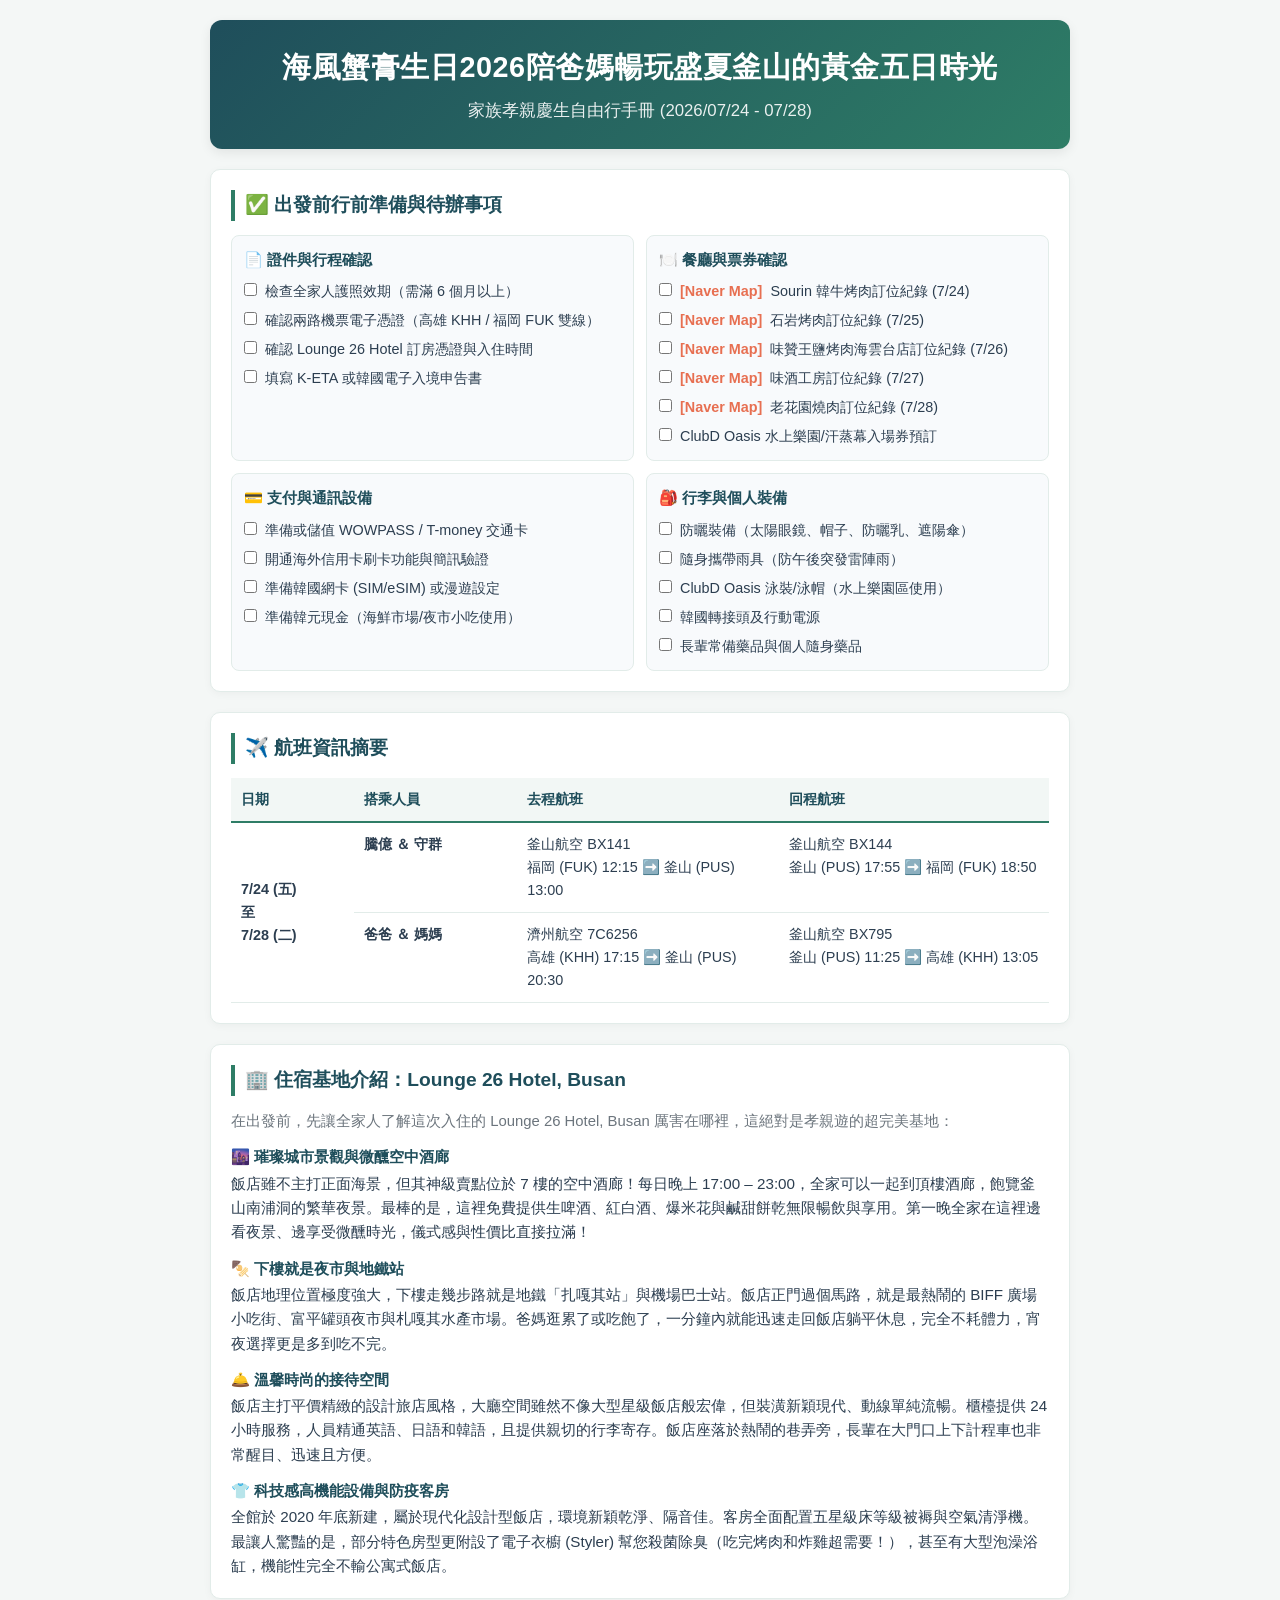
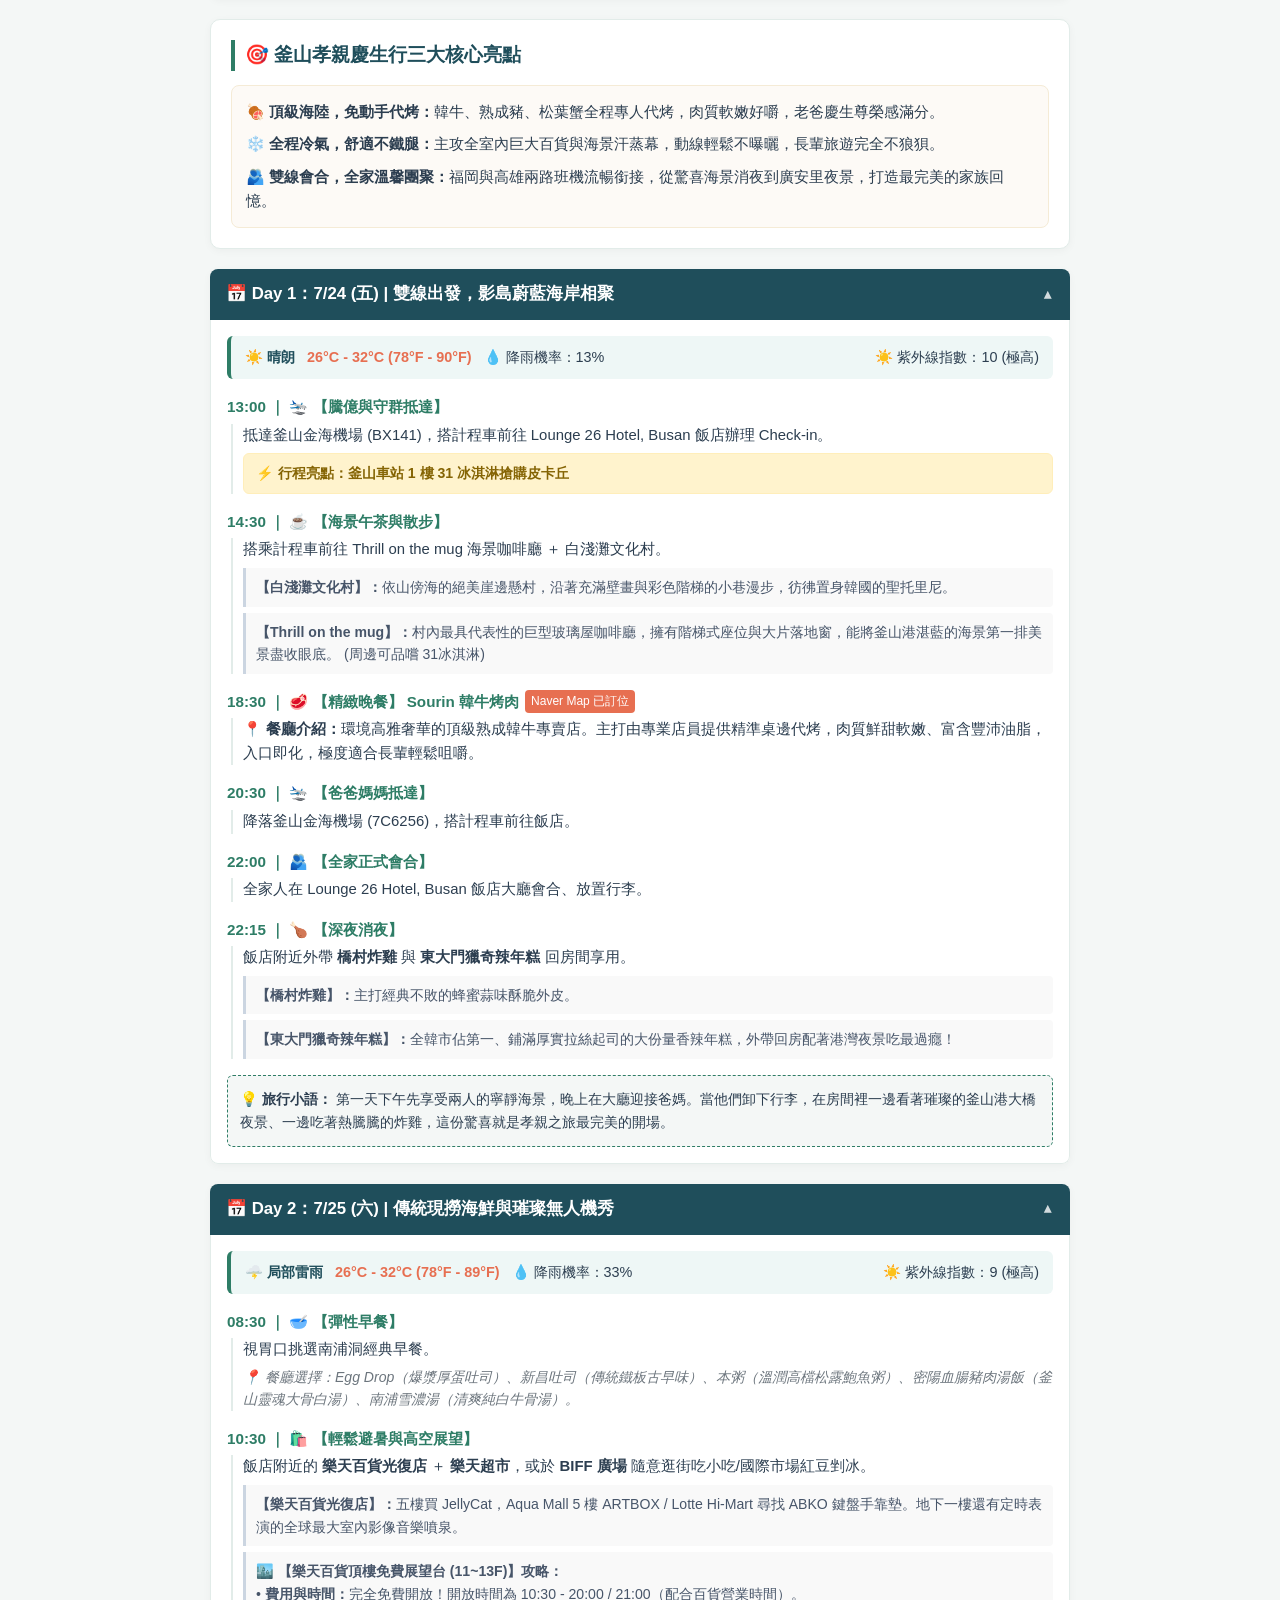
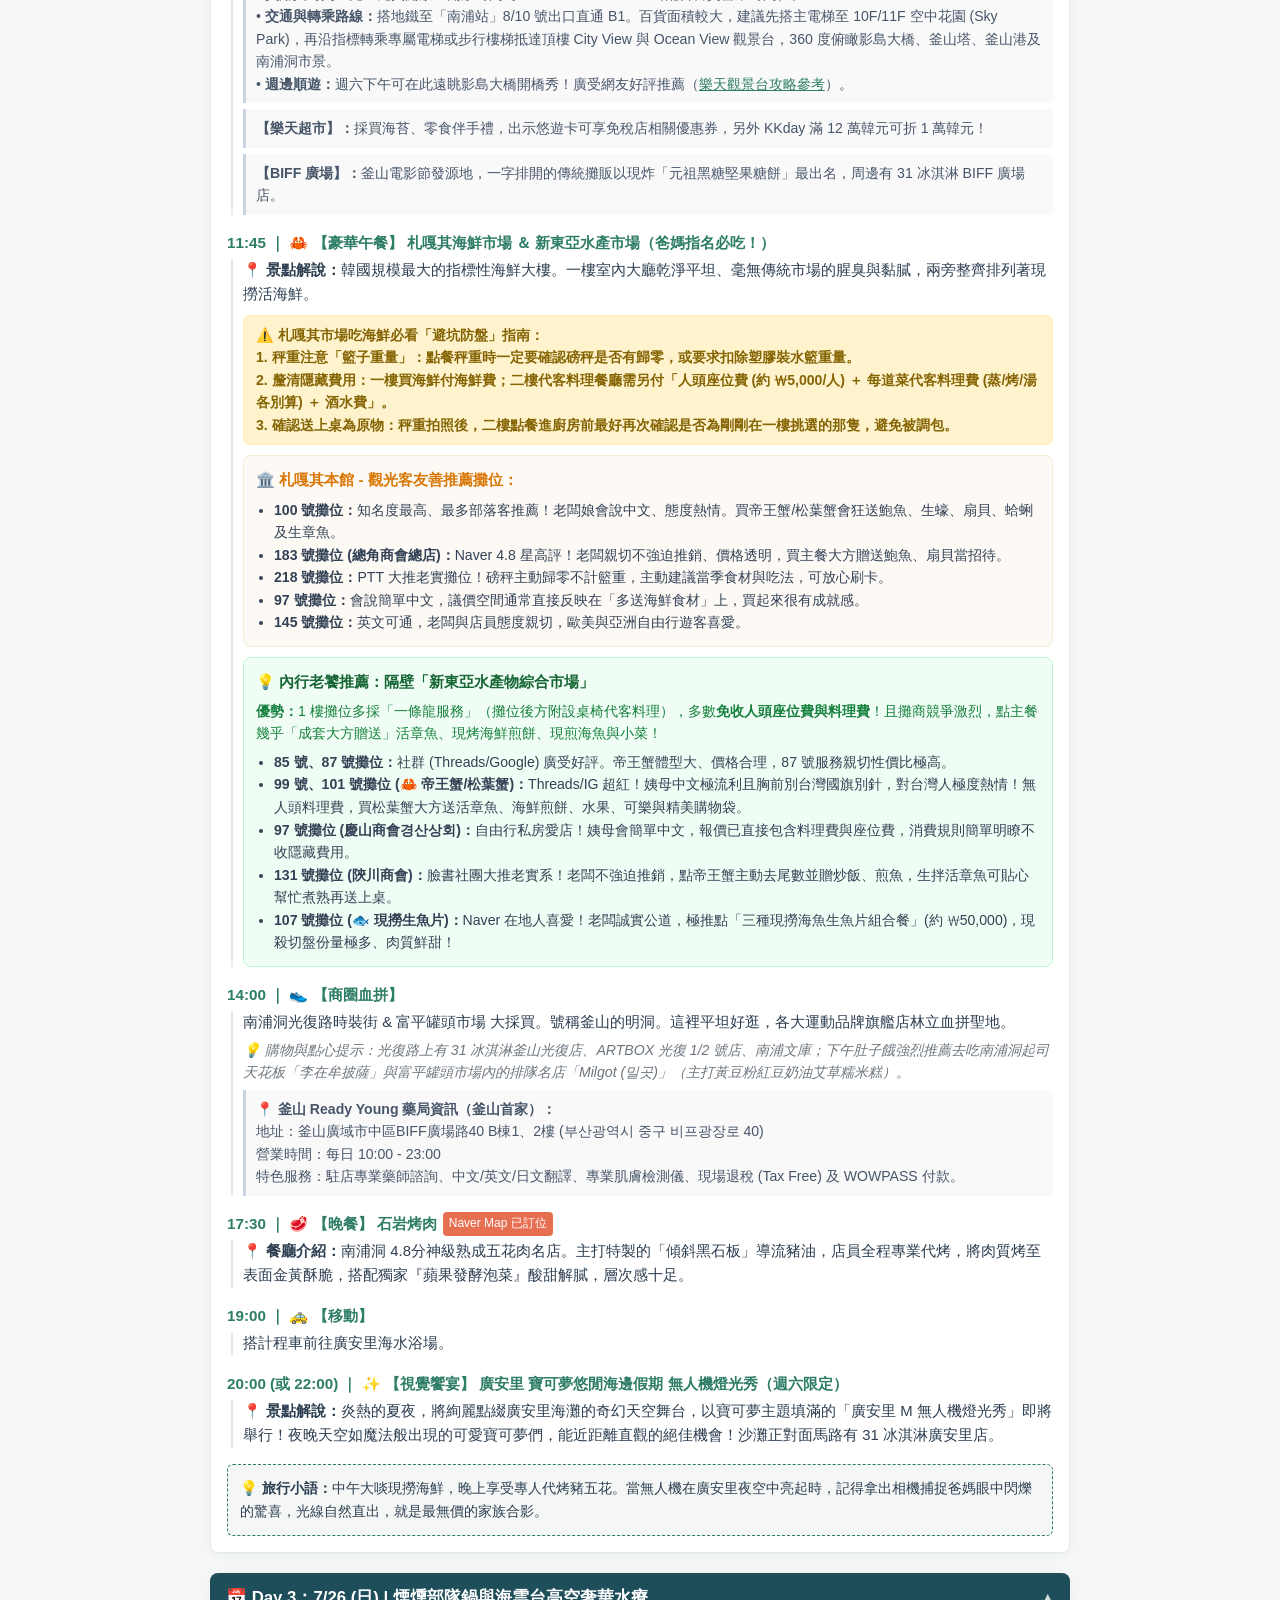
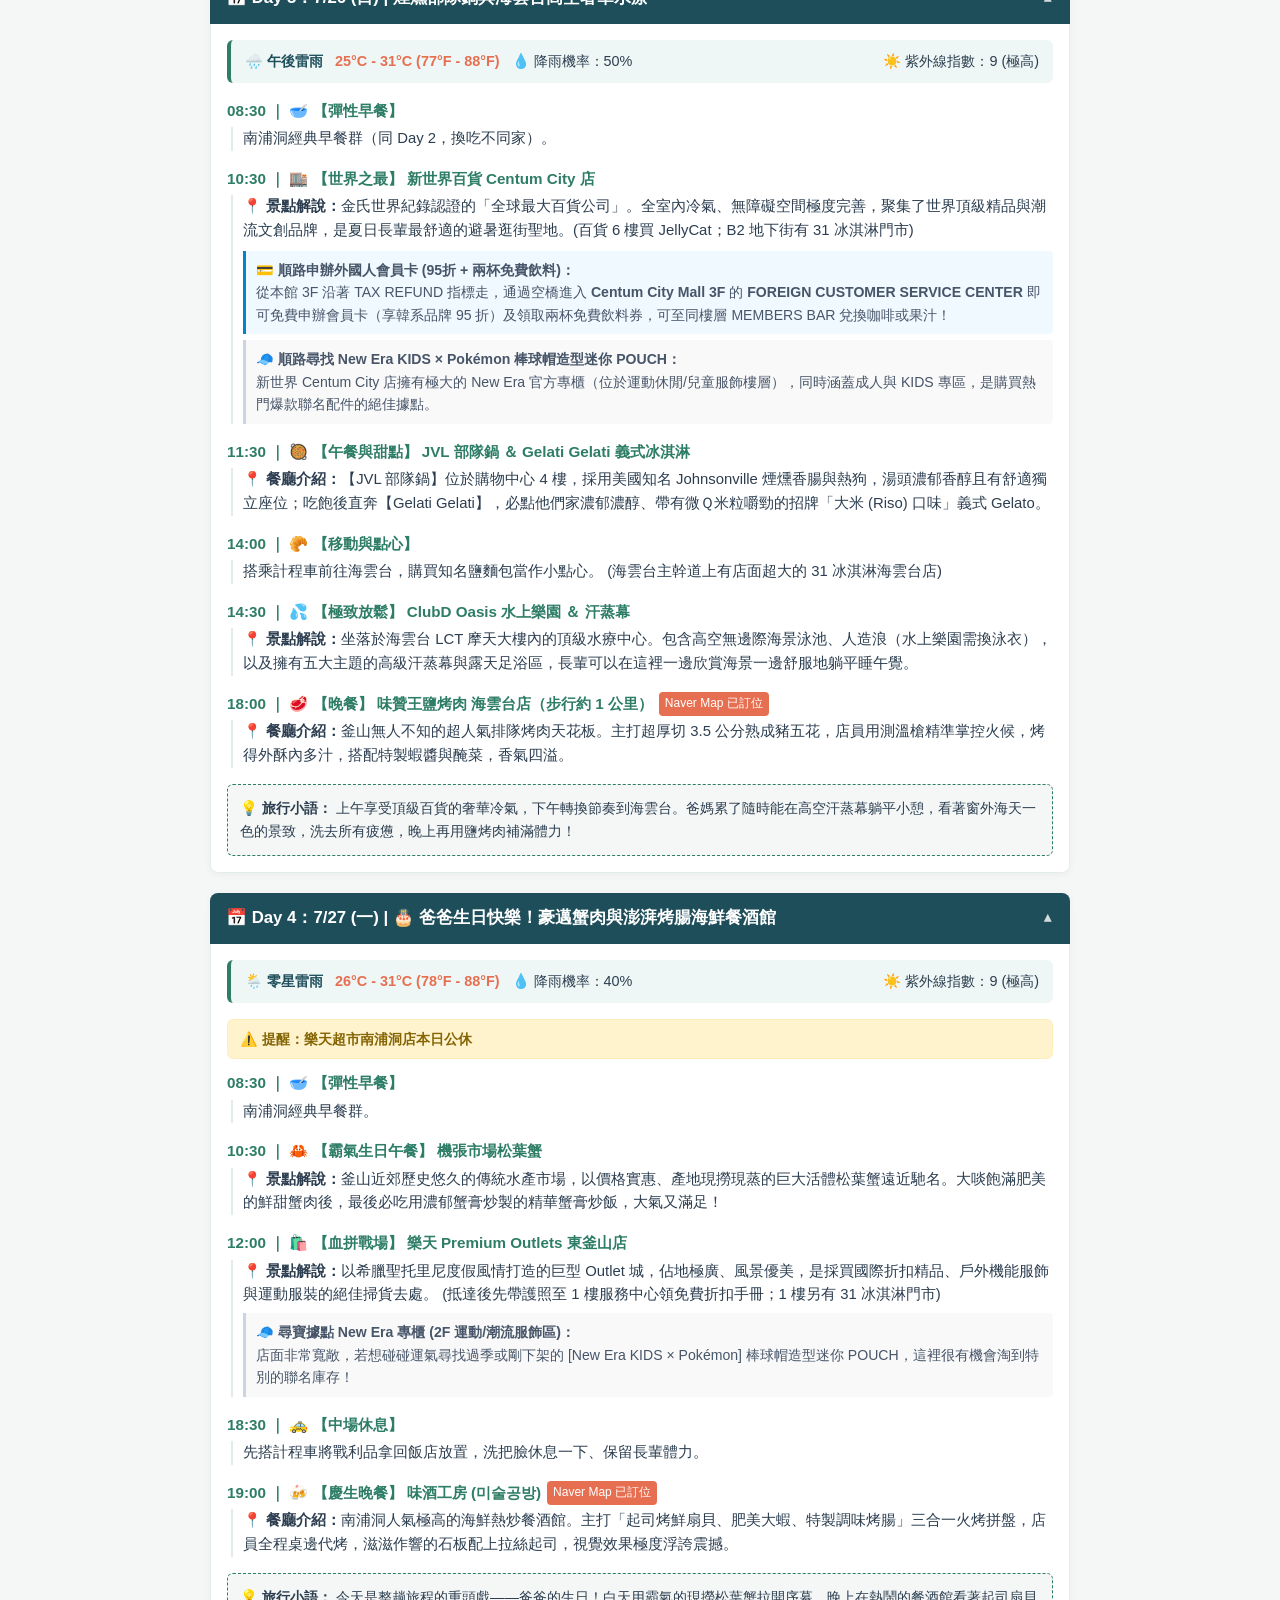
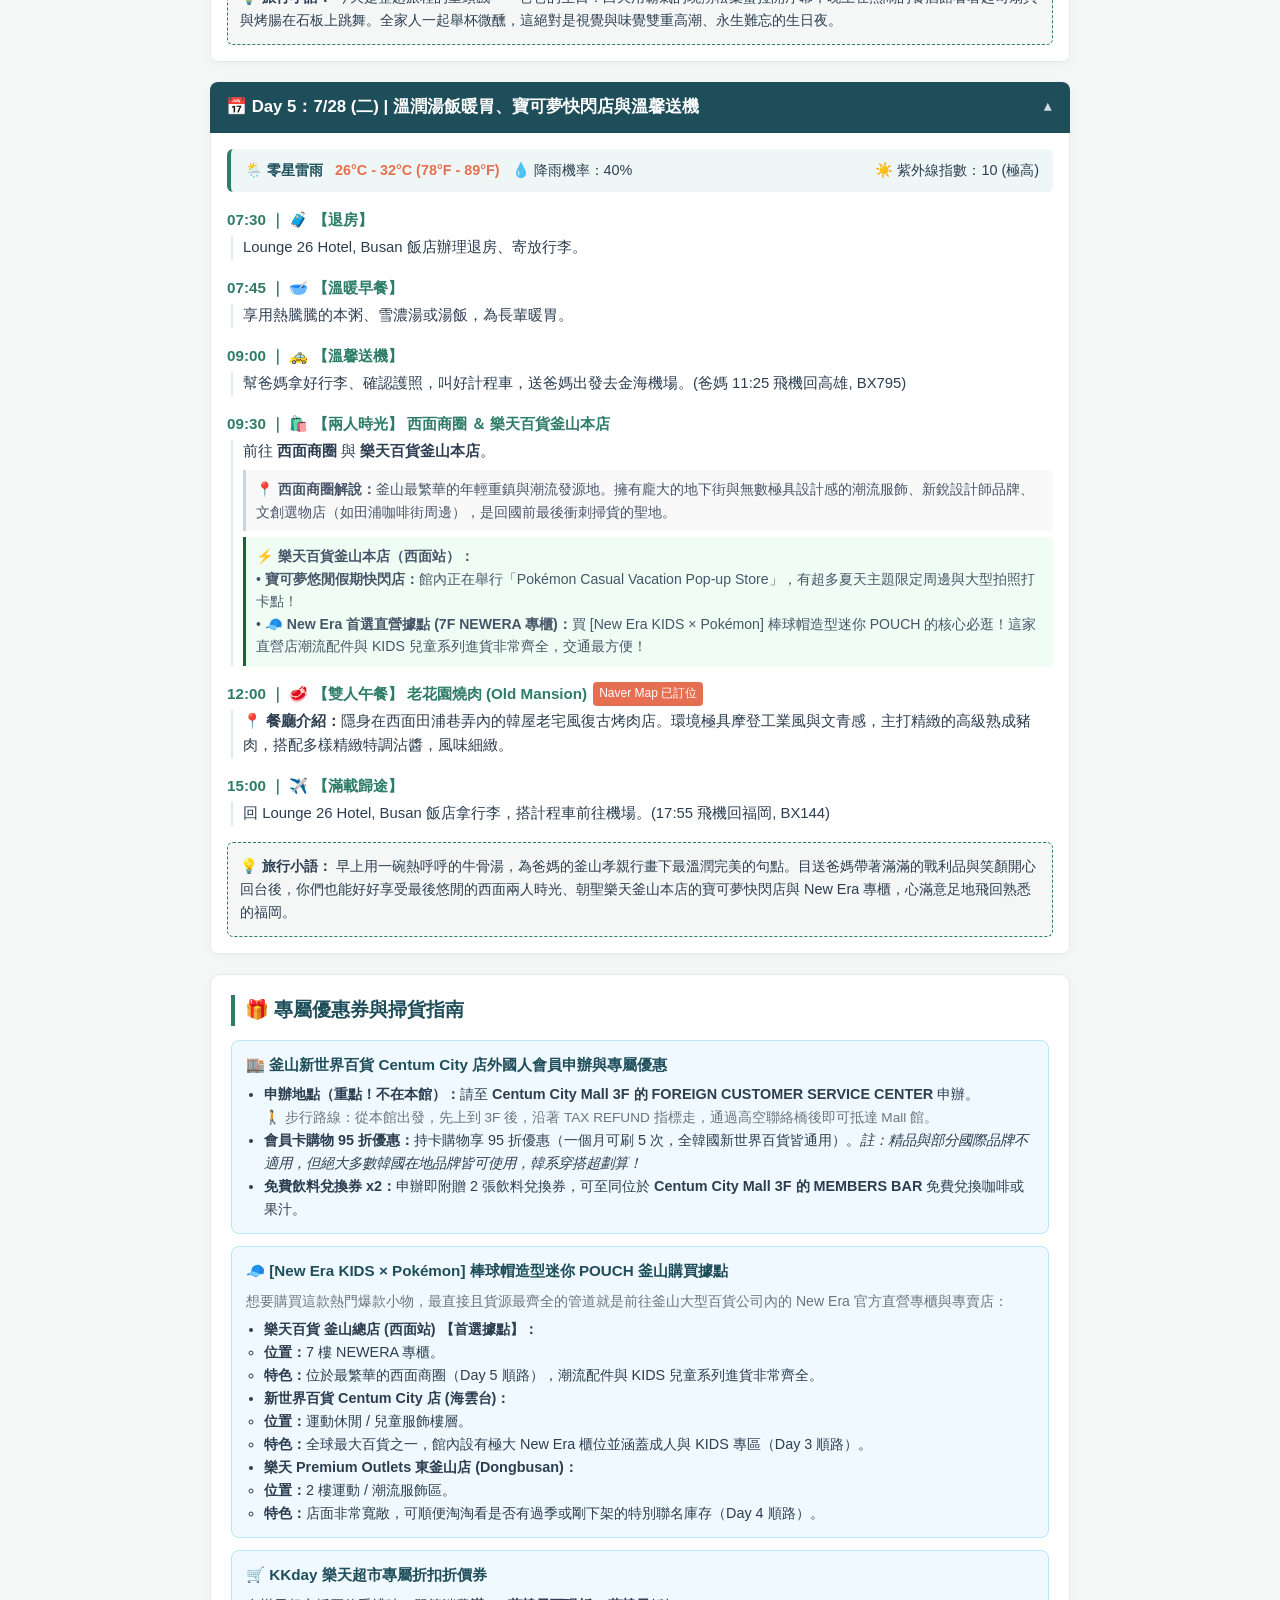
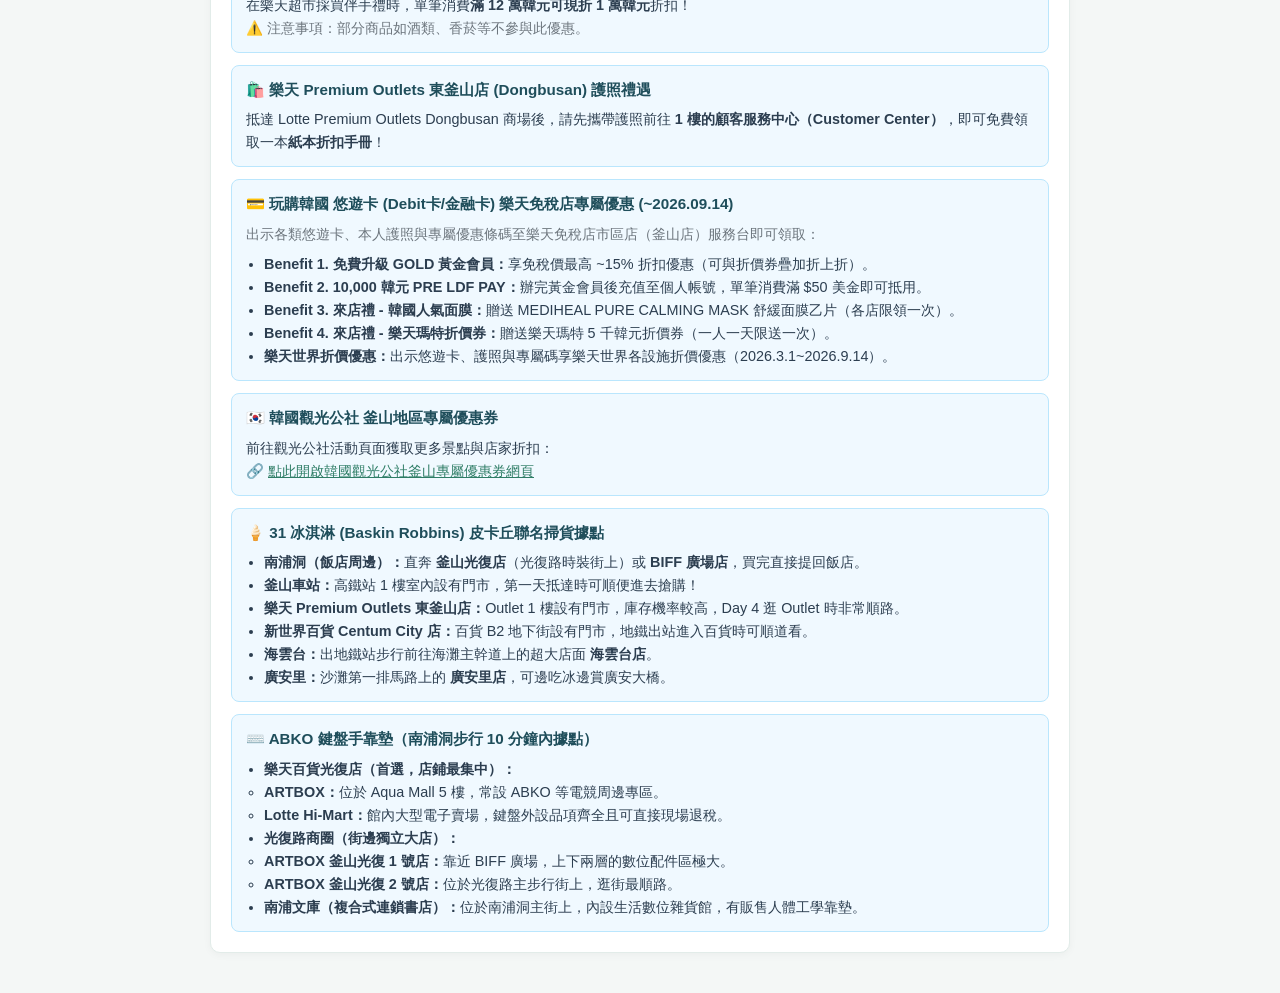
<file: trips/202607-busan.html>
<!DOCTYPE html>
<html lang="zh-TW">
<head>
    <meta charset="UTF-8">
    <meta name="viewport" content="width=device-width, initial-scale=1.0">
    <title>海風蟹膏生日2026陪爸媽暢玩盛夏釜山的黃金五日時光</title>
    <style>
        :root {
            --primary-color: #1f4e5b;
            --secondary-color: #2e7d66;
            --accent-color: #e76f51;
            --bg-color: #f4f7f6;
            --card-bg: #ffffff;
            --text-color: #2c3e50;
            --text-muted: #6c757d;
            --border-color: #e2ece9;
            --highlight-bg: #fdfaf6;
            --highlight-border: #f5ebd6;
            --weather-bg: #eef7f6;
            --todo-bg: #f8fafc;
            --info-bg: #f0f9ff;
            --info-border: #bae6fd;
        }

        * {
            box-sizing: border-box;
            margin: 0;
            padding: 0;
        }

        body {
            font-family: -apple-system, BlinkMacSystemFont, "Segoe UI", Roboto, "Helvetica Neue", Arial, "PingFang TC", "Microsoft JhengHei", sans-serif;
            background-color: var(--bg-color);
            color: var(--text-color);
            line-height: 1.6;
            padding: 12px;
        }

        .container {
            max-width: 860px;
            margin: 0 auto;
        }

        /* Header Banner */
        .header-banner {
            background: linear-gradient(135deg, var(--primary-color) 0%, var(--secondary-color) 100%);
            color: #ffffff;
            padding: 24px 16px;
            border-radius: 12px;
            text-align: center;
            margin-bottom: 20px;
            box-shadow: 0 4px 12px rgba(0,0,0,0.08);
        }

        .header-banner h1 {
            font-size: 1.5rem;
            margin-bottom: 8px;
            letter-spacing: 0.5px;
        }

        .header-banner p {
            font-size: 0.95rem;
            opacity: 0.9;
        }

        /* Section Cards */
        .card {
            background-color: var(--card-bg);
            border-radius: 10px;
            padding: 16px;
            margin-bottom: 20px;
            box-shadow: 0 2px 8px rgba(0,0,0,0.04);
            border: 1px solid var(--border-color);
        }

        .section-title {
            font-size: 1.2rem;
            color: var(--primary-color);
            border-left: 4px solid var(--secondary-color);
            padding-left: 10px;
            margin-bottom: 14px;
            font-weight: bold;
        }

        /* To-Do List Grid */
        .todo-grid {
            display: grid;
            grid-template-columns: 1fr;
            gap: 12px;
        }

        @media (min-width: 600px) {
            .todo-grid {
                grid-template-columns: 1fr 1fr;
            }
        }

        .todo-category {
            background-color: var(--todo-bg);
            border: 1px solid var(--border-color);
            border-radius: 8px;
            padding: 12px;
        }

        .todo-category-title {
            font-weight: bold;
            color: var(--primary-color);
            font-size: 0.95rem;
            margin-bottom: 8px;
            display: flex;
            align-items: center;
            gap: 6px;
        }

        .todo-list {
            list-style: none;
        }

        .todo-item {
            display: flex;
            align-items: flex-start;
            gap: 8px;
            font-size: 0.9rem;
            margin-bottom: 6px;
            color: var(--text-color);
        }

        .todo-item:last-child {
            margin-bottom: 0;
        }

        .todo-item input[type="checkbox"] {
            margin-top: 3px;
            accent-color: var(--secondary-color);
            cursor: pointer;
        }

        /* Unified Info Box Style for Discounts & Shopping Section */
        .info-box {
            background-color: var(--info-bg);
            border: 1px solid var(--info-border);
            border-radius: 8px;
            padding: 12px 14px;
            margin-bottom: 12px;
        }

        .info-box:last-child {
            margin-bottom: 0;
        }

        .info-box-title {
            font-weight: bold;
            color: var(--primary-color);
            font-size: 0.95rem;
            margin-bottom: 6px;
        }

        /* Flight Table (RWD) */
        .table-responsive {
            width: 100%;
            overflow-x: auto;
            -webkit-overflow-scrolling: touch;
        }

        table {
            width: 100%;
            border-collapse: collapse;
            font-size: 0.9rem;
            min-width: 500px;
        }

        th {
            background-color: #f2f7f5;
            color: var(--primary-color);
            font-weight: bold;
            text-align: left;
            padding: 10px;
            border-bottom: 2px solid var(--secondary-color);
        }

        td {
            padding: 10px;
            border-bottom: 1px solid var(--border-color);
            vertical-align: top;
        }

        /* Hotel & Feature Lists */
        .feature-list {
            list-style: none;
        }

        .feature-list li {
            margin-bottom: 12px;
            font-size: 0.95rem;
        }

        .feature-list li:last-child {
            margin-bottom: 0;
        }

        .feature-title {
            font-weight: bold;
            color: var(--primary-color);
            margin-bottom: 2px;
            display: block;
        }

        /* Highlights */
        .highlights-box {
            background-color: var(--highlight-bg);
            border: 1px solid var(--highlight-border);
            border-radius: 8px;
            padding: 14px;
        }

        .highlight-item {
            margin-bottom: 8px;
            font-size: 0.95rem;
        }

        .highlight-item:last-child {
            margin-bottom: 0;
        }

        /* Collapsible Day Details */
        details.day-wrapper {
            margin-bottom: 20px;
            border-radius: 8px;
            overflow: hidden;
            box-shadow: 0 2px 8px rgba(0,0,0,0.04);
        }

        summary.day-header {
            background-color: var(--primary-color);
            color: #ffffff;
            padding: 12px 16px;
            font-size: 1.05rem;
            font-weight: bold;
            cursor: pointer;
            list-style: none;
            display: flex;
            justify-content: space-between;
            align-items: center;
            user-select: none;
            transition: background-color 0.2s ease;
        }

        summary.day-header::-webkit-details-marker {
            display: none;
        }

        summary.day-header:hover {
            background-color: #173f49;
        }

        summary.day-header::after {
            content: "▼";
            font-size: 0.85rem;
            transition: transform 0.3s ease;
            margin-left: 8px;
            opacity: 0.8;
        }

        details.day-wrapper[open] summary.day-header::after {
            transform: rotate(180deg);
        }

        .day-card {
            background-color: var(--card-bg);
            padding: 16px;
            border: 1px solid var(--border-color);
            border-top: none;
            border-radius: 0 0 8px 8px;
        }

        /* Weather Badge Box */
        .weather-card {
            background-color: var(--weather-bg);
            border-left: 4px solid var(--secondary-color);
            padding: 10px 14px;
            border-radius: 6px;
            margin-bottom: 16px;
            display: flex;
            flex-wrap: wrap;
            justify-content: space-between;
            align-items: center;
            gap: 8px;
            font-size: 0.9rem;
        }

        .weather-info {
            display: flex;
            align-items: center;
            gap: 12px;
            flex-wrap: wrap;
        }

        .weather-status {
            font-weight: bold;
            color: var(--primary-color);
        }

        .weather-temp {
            font-weight: bold;
            color: var(--accent-color);
        }

        /* Timeline Items */
        .time-slot {
            margin-bottom: 16px;
            position: relative;
        }

        .time-slot:last-child {
            margin-bottom: 0;
        }

        .time-header {
            font-weight: bold;
            color: var(--secondary-color);
            font-size: 0.95rem;
            margin-bottom: 4px;
            display: flex;
            align-items: center;
            flex-wrap: wrap;
            gap: 6px;
        }

        .badge-reservation {
            background-color: #e76f51;
            color: #ffffff;
            font-size: 0.75rem;
            padding: 2px 6px;
            border-radius: 4px;
            font-weight: normal;
        }

        .time-content {
            padding-left: 10px;
            border-left: 2px solid var(--border-color);
            margin-left: 4px;
            font-size: 0.93rem;
        }

        .notice-banner {
            background-color: #fff3cd;
            color: #856404;
            border: 1px solid #ffeeba;
            padding: 8px 12px;
            border-radius: 6px;
            font-size: 0.88rem;
            font-weight: bold;
            margin-bottom: 12px;
        }

        .spot-desc {
            background-color: #f9f9f9;
            border-left: 3px solid #cbd5e1;
            padding: 8px 10px;
            margin: 6px 0;
            font-size: 0.88rem;
            color: #475569;
            border-radius: 0 4px 4px 0;
        }

        .tip-box {
            font-style: italic;
            color: var(--text-muted);
            font-size: 0.88rem;
            margin-top: 4px;
        }

        .day-summary {
            background-color: #f4f7f6;
            border: 1px dashed var(--secondary-color);
            padding: 12px;
            margin-top: 16px;
            font-size: 0.9rem;
            border-radius: 6px;
        }

        /* Custom Inner Market Card Style */
        .market-card {
            background-color: #fdfaf6;
            border: 1px solid #f5ebd6;
            border-radius: 8px;
            padding: 12px;
            margin-top: 10px;
        }

        .market-title {
            font-weight: bold;
            color: #d97706;
            font-size: 0.95rem;
            margin-bottom: 6px;
        }

        /* Link Style */
        a {
            color: var(--secondary-color);
            text-decoration: underline;
        }

        /* Responsive Adjustments */
        @media (min-width: 600px) {
            body {
                padding: 20px;
            }
            .header-banner h1 {
                font-size: 1.8rem;
            }
            .header-banner p {
                font-size: 1.05rem;
            }
            .card {
                padding: 20px;
            }
        }
    </style>
</head>
<body>

<div class="container">

    <!-- Header Banner -->
    <div class="header-banner">
        <h1>海風蟹膏生日2026陪爸媽暢玩盛夏釜山的黃金五日時光</h1>
        <p>家族孝親慶生自由行手冊 (2026/07/24 - 07/28)</p>
    </div>

    <!-- To-Do List Checklist Section -->
    <div class="card">
        <div class="section-title">✅ 出發前行前準備與待辦事項</div>
        <div class="todo-grid">
            
            <div class="todo-category">
                <div class="todo-category-title">📄 證件與行程確認</div>
                <ul class="todo-list">
                    <li class="todo-item"><input type="checkbox"> 檢查全家人護照效期（需滿 6 個月以上）</li>
                    <li class="todo-item"><input type="checkbox"> 確認兩路機票電子憑證（高雄 KHH / 福岡 FUK 雙線）</li>
                    <li class="todo-item"><input type="checkbox"> 確認 Lounge 26 Hotel 訂房憑證與入住時間</li>
                    <li class="todo-item"><input type="checkbox"> 填寫 K-ETA 或韓國電子入境申告書</li>
                </ul>
            </div>

            <div class="todo-category">
                <div class="todo-category-title">🍽️ 餐廳與票券確認</div>
                <ul class="todo-list">
                    <li class="todo-item"><input type="checkbox"><span style="color:#e76f51; font-weight:bold;">[Naver Map]</span> Sourin 韓牛烤肉訂位紀錄 (7/24)</li>
                    <li class="todo-item"><input type="checkbox"><span style="color:#e76f51; font-weight:bold;">[Naver Map]</span> 石岩烤肉訂位紀錄 (7/25)</li>
                    <li class="todo-item"><input type="checkbox"><span style="color:#e76f51; font-weight:bold;">[Naver Map]</span> 味贊王鹽烤肉海雲台店訂位紀錄 (7/26)</li>
                    <li class="todo-item"><input type="checkbox"><span style="color:#e76f51; font-weight:bold;">[Naver Map]</span> 味酒工房訂位紀錄 (7/27)</li>
                    <li class="todo-item"><input type="checkbox"><span style="color:#e76f51; font-weight:bold;">[Naver Map]</span> 老花園燒肉訂位紀錄 (7/28)</li>
                    <li class="todo-item"><input type="checkbox"> ClubD Oasis 水上樂園/汗蒸幕入場券預訂</li>
                </ul>
            </div>

            <div class="todo-category">
                <div class="todo-category-title">💳 支付與通訊設備</div>
                <ul class="todo-list">
                    <li class="todo-item"><input type="checkbox"> 準備或儲值 WOWPASS / T-money 交通卡</li>
                    <li class="todo-item"><input type="checkbox"> 開通海外信用卡刷卡功能與簡訊驗證</li>
                    <li class="todo-item"><input type="checkbox"> 準備韓國網卡 (SIM/eSIM) 或漫遊設定</li>
                    <li class="todo-item"><input type="checkbox"> 準備韓元現金（海鮮市場/夜市小吃使用）</li>
                </ul>
            </div>

            <div class="todo-category">
                <div class="todo-category-title">🎒 行李與個人裝備</div>
                <ul class="todo-list">
                    <li class="todo-item"><input type="checkbox"> 防曬裝備（太陽眼鏡、帽子、防曬乳、遮陽傘）</li>
                    <li class="todo-item"><input type="checkbox"> 隨身攜帶雨具（防午後突發雷陣雨）</li>
                    <li class="todo-item"><input type="checkbox"> ClubD Oasis 泳裝/泳帽（水上樂園區使用）</li>
                    <li class="todo-item"><input type="checkbox"> 韓國轉接頭及行動電源</li>
                    <li class="todo-item"><input type="checkbox"> 長輩常備藥品與個人隨身藥品</li>
                </ul>
            </div>

        </div>
    </div>

    <!-- Flight Information -->
    <div class="card">
        <div class="section-title">✈️ 航班資訊摘要</div>
        <div class="table-responsive">
            <table>
                <thead>
                    <tr>
                        <th style="width: 15%;">日期</th>
                        <th style="width: 20%;">搭乘人員</th>
                        <th style="width: 32%;">去程航班</th>
                        <th style="width: 33%;">回程航班</th>
                    </tr>
                </thead>
                <tbody>
                    <tr>
                        <td rowspan="2" style="vertical-align: middle;"><strong>7/24 (五)<br>至<br>7/28 (二)</strong></td>
                        <td><strong>騰億 ＆ 守群</strong></td>
                        <td>釜山航空 BX141<br>福岡 (FUK) 12:15 ➡️ 釜山 (PUS) 13:00</td>
                        <td>釜山航空 BX144<br>釜山 (PUS) 17:55 ➡️ 福岡 (FUK) 18:50</td>
                    </tr>
                    <tr>
                        <td><strong>爸爸 ＆ 媽媽</strong></td>
                        <td>濟州航空 7C6256<br>高雄 (KHH) 17:15 ➡️ 釜山 (PUS) 20:30</td>
                        <td>釜山航空 BX795<br>釜山 (PUS) 11:25 ➡️ 高雄 (KHH) 13:05</td>
                    </tr>
                </tbody>
            </table>
        </div>
    </div>

    <!-- Hotel Information -->
    <div class="card">
        <div class="section-title">🏢 住宿基地介紹：Lounge 26 Hotel, Busan</div>
        <p style="margin-bottom: 12px; font-size: 0.93rem; color: var(--text-muted);">
            在出發前，先讓全家人了解這次入住的 Lounge 26 Hotel, Busan 厲害在哪裡，這絕對是孝親遊的超完美基地：
        </p>
        <ul class="feature-list">
            <li>
                <span class="feature-title">🌆 璀璨城市景觀與微醺空中酒廊</span>
                飯店雖不主打正面海景，但其神級賣點位於 7 樓的空中酒廊！每日晚上 17:00 – 23:00，全家可以一起到頂樓酒廊，飽覽釜山南浦洞的繁華夜景。最棒的是，這裡免費提供生啤酒、紅白酒、爆米花與鹹甜餅乾無限暢飲與享用。第一晚全家在這裡邊看夜景、邊享受微醺時光，儀式感與性價比直接拉滿！
            </li>
            <li>
                <span class="feature-title">🍢 下樓就是夜市與地鐵站</span>
                飯店地理位置極度強大，下樓走幾步路就是地鐵「扎嘎其站」與機場巴士站。飯店正門過個馬路，就是最熱鬧的 BIFF 廣場小吃街、富平罐頭夜市與札嘎其水產市場。爸媽逛累了或吃飽了，一分鐘內就能迅速走回飯店躺平休息，完全不耗體力，宵夜選擇更是多到吃不完。
            </li>
            <li>
                <span class="feature-title">🛎️ 溫馨時尚的接待空間</span>
                飯店主打平價精緻的設計旅店風格，大廳空間雖然不像大型星級飯店般宏偉，但裝潢新穎現代、動線單純流暢。櫃檯提供 24 小時服務，人員精通英語、日語和韓語，且提供親切的行李寄存。飯店座落於熱鬧的巷弄旁，長輩在大門口上下計程車也非常醒目、迅速且方便。
            </li>
            <li>
                <span class="feature-title">👕 科技感高機能設備與防疫客房</span>
                全館於 2020 年底新建，屬於現代化設計型飯店，環境新穎乾淨、隔音佳。客房全面配置五星級床等級被褥與空氣清淨機。最讓人驚豔的是，部分特色房型更附設了電子衣櫥 (Styler) 幫您殺菌除臭（吃完烤肉和炸雞超需要！），甚至有大型泡澡浴缸，機能性完全不輸公寓式飯店。
            </li>
        </ul>
    </div>

    <!-- Core Highlights -->
    <div class="card">
        <div class="section-title">🎯 釜山孝親慶生行三大核心亮點</div>
        <div class="highlights-box">
            <div class="highlight-item">🍖 <strong>頂級海陸，免動手代烤：</strong>韓牛、熟成豬、松葉蟹全程專人代烤，肉質軟嫩好嚼，老爸慶生尊榮感滿分。</div>
            <div class="highlight-item">❄️ <strong>全程冷氣，舒適不鐵腿：</strong>主攻全室內巨大百貨與海景汗蒸幕，動線輕鬆不曝曬，長輩旅遊完全不狼狽。</div>
            <div class="highlight-item">🫂 <strong>雙線會合，全家溫馨團聚：</strong>福岡與高雄兩路班機流暢銜接，從驚喜海景消夜到廣安里夜景，打造最完美的家族回憶。</div>
        </div>
    </div>

    <!-- Day 1 (Collapsible) -->
    <details class="day-wrapper" open>
        <summary class="day-header">
            <span>📅 Day 1：7/24 (五) | 雙線出發，影島蔚藍海岸相聚</span>
        </summary>
        <div class="day-card">
            <div class="weather-card">
                <div class="weather-info">
                    <span class="weather-status">☀️ 晴朗</span>
                    <span class="weather-temp">26°C - 32°C (78°F - 90°F)</span>
                    <span>💧 降雨機率：13%</span>
                </div>
                <div><span>☀️ 紫外線指數：10 (極高)</span></div>
            </div>

            <div class="time-slot">
                <div class="time-header">13:00 ｜ 🛬 【騰億與守群抵達】</div>
                <div class="time-content">
                    抵達釜山金海機場 (BX141)，搭計程車前往 Lounge 26 Hotel, Busan 飯店辦理 Check-in。
                    <div class="notice-banner" style="margin-top: 6px;">⚡ 行程亮點：釜山車站 1 樓 31 冰淇淋搶購皮卡丘</div>
                </div>
            </div>

            <div class="time-slot">
                <div class="time-header">14:30 ｜ ☕ 【海景午茶與散步】</div>
                <div class="time-content">
                    搭乘計程車前往 Thrill on the mug 海景咖啡廳 ＋ 白淺灘文化村。
                    <div class="spot-desc"><strong>【白淺灘文化村】：</strong>依山傍海的絕美崖邊懸村，沿著充滿壁畫與彩色階梯的小巷漫步，彷彿置身韓國的聖托里尼。</div>
                    <div class="spot-desc"><strong>【Thrill on the mug】：</strong>村內最具代表性的巨型玻璃屋咖啡廳，擁有階梯式座位與大片落地窗，能將釜山港湛藍的海景第一排美景盡收眼底。 (周邊可品嚐 31冰淇淋)</div>
                </div>
            </div>

            <div class="time-slot">
                <div class="time-header">
                    18:30 ｜ 🥩 【精緻晚餐】 Sourin 韓牛烤肉
                    <span class="badge-reservation">Naver Map 已訂位</span>
                </div>
                <div class="time-content">
                    <strong>📍 餐廳介紹：</strong>環境高雅奢華的頂級熟成韓牛專賣店。主打由專業店員提供精準桌邊代烤，肉質鮮甜軟嫩、富含豐沛油脂，入口即化，極度適合長輩輕鬆咀嚼。
                </div>
            </div>

            <div class="time-slot">
                <div class="time-header">20:30 ｜ 🛬 【爸爸媽媽抵達】</div>
                <div class="time-content">
                    降落釜山金海機場 (7C6256)，搭計程車前往飯店。
                </div>
            </div>

            <div class="time-slot">
                <div class="time-header">22:00 ｜ 🫂 【全家正式會合】</div>
                <div class="time-content">
                    全家人在 Lounge 26 Hotel, Busan 飯店大廳會合、放置行李。
                </div>
            </div>

            <div class="time-slot">
                <div class="time-header">22:15 ｜ 🍗 【深夜消夜】</div>
                <div class="time-content">
                    飯店附近外帶 <strong>橋村炸雞</strong> 與 <strong>東大門獵奇辣年糕</strong> 回房間享用。
                    <div class="spot-desc"><strong>【橋村炸雞】：</strong>主打經典不敗的蜂蜜蒜味酥脆外皮。</div>
                    <div class="spot-desc"><strong>【東大門獵奇辣年糕】：</strong>全韓市佔第一、鋪滿厚實拉絲起司的大份量香辣年糕，外帶回房配著港灣夜景吃最過癮！</div>
                </div>
            </div>

            <div class="day-summary">
                💡 <strong>旅行小語：</strong> 第一天下午先享受兩人的寧靜海景，晚上在大廳迎接爸媽。當他們卸下行李，在房間裡一邊看著璀璨的釜山港大橋夜景、一邊吃著熱騰騰的炸雞，這份驚喜就是孝親之旅最完美的開場。
            </div>
        </div>
    </details>

    <!-- Day 2 (Collapsible) -->
    <details class="day-wrapper" open>
        <summary class="day-header">
            <span>📅 Day 2：7/25 (六) | 傳統現撈海鮮與璀璨無人機秀</span>
        </summary>
        <div class="day-card">
            <div class="weather-card">
                <div class="weather-info">
                    <span class="weather-status">🌩️ 局部雷雨</span>
                    <span class="weather-temp">26°C - 32°C (78°F - 89°F)</span>
                    <span>💧 降雨機率：33%</span>
                </div>
                <div><span>☀️ 紫外線指數：9 (極高)</span></div>
            </div>

            <div class="time-slot">
                <div class="time-header">08:30 ｜ 🥣 【彈性早餐】</div>
                <div class="time-content">
                    視胃口挑選南浦洞經典早餐。
                    <div class="tip-box">📍 餐廳選擇：Egg Drop（爆漿厚蛋吐司）、新昌吐司（傳統鐵板古早味）、本粥（溫潤高檔松露鮑魚粥）、密陽血腸豬肉湯飯（釜山靈魂大骨白湯）、南浦雪濃湯（清爽純白牛骨湯）。</div>
                </div>
            </div>

            <div class="time-slot">
                <div class="time-header">10:30 ｜ 🛍️ 【輕鬆避暑與高空展望】</div>
                <div class="time-content">
                    飯店附近的 <strong>樂天百貨光復店</strong> ＋ <strong>樂天超市</strong>，或於 <strong>BIFF 廣場</strong> 隨意逛街吃小吃/國際市場紅豆剉冰。
                    <div class="spot-desc"><strong>【樂天百貨光復店】：</strong>五樓買 JellyCat，Aqua Mall 5 樓 ARTBOX / Lotte Hi-Mart 尋找 ABKO 鍵盤手靠墊。地下一樓還有定時表演的全球最大室內影像音樂噴泉。</div>
                    <div class="spot-desc">
                        <strong>🏙️ 【樂天百貨頂樓免費展望台 (11~13F)】攻略：</strong><br>
                        • <strong>費用與時間：</strong>完全免費開放！開放時間為 10:30 - 20:00 / 21:00（配合百貨營業時間）。<br>
                        • <strong>交通與轉乘路線：</strong>搭地鐵至「南浦站」8/10 號出口直通 B1。百貨面積較大，建議先搭主電梯至 10F/11F 空中花園 (Sky Park)，再沿指標轉乘專屬電梯或步行樓梯抵達頂樓 City View 與 Ocean View 觀景台，360 度俯瞰影島大橋、釜山塔、釜山港及南浦洞市景。<br>
                        • <strong>週邊順遊：</strong>週六下午可在此遠眺影島大橋開橋秀！廣受網友好評推薦（<a href="https://www.bigfang.tw/blog/post/busan-lotte-observation-deck" target="_blank" rel="noopener noreferrer">樂天觀景台攻略參考</a>）。
                    </div>
                    <div class="spot-desc"><strong>【樂天超市】：</strong>採買海苔、零食伴手禮，出示悠遊卡可享免稅店相關優惠券，另外 KKday 滿 12 萬韓元可折 1 萬韓元！</div>
                    <div class="spot-desc"><strong>【BIFF 廣場】：</strong>釜山電影節發源地，一字排開的傳統攤販以現炸「元祖黑糖堅果糖餅」最出名，周邊有 31 冰淇淋 BIFF 廣場店。</div>
                </div>
            </div>

            <div class="time-slot">
                <div class="time-header">11:45 ｜ 🦀 【豪華午餐】 札嘎其海鮮市場 ＆ 新東亞水產市場（爸媽指名必吃！）</div>
                <div class="time-content">
                    <strong>📍 景點解說：</strong>韓國規模最大的指標性海鮮大樓。一樓室內大廳乾淨平坦、毫無傳統市場的腥臭與黏膩，兩旁整齊排列著現撈活海鮮。
                    
                    <!-- 避坑防盤指南 -->
                    <div class="notice-banner" style="margin-top: 8px; margin-bottom: 8px;">
                        ⚠️ 札嘎其市場吃海鮮必看「避坑防盤」指南：<br>
                        1. <strong>秤重注意「籃子重量」：</strong>點餐秤重時一定要確認磅秤是否有歸零，或要求扣除塑膠裝水籃重量。<br>
                        2. <strong>釐清隱藏費用：</strong>一樓買海鮮付海鮮費；二樓代客料理餐廳需另付「人頭座位費 (約 ₩5,000/人) ＋ 每道菜代客料理費 (蒸/烤/湯各別算) ＋ 酒水費」。<br>
                        3. <strong>確認送上桌為原物：</strong>秤重拍照後，二樓點餐進廚房前最好再次確認是否為剛剛在一樓挑選的那隻，避免被調包。
                    </div>

                    <!-- 本館名店 -->
                    <div class="market-card">
                        <div class="market-title">🏛️ 札嘎其本館 - 觀光客友善推薦攤位：</div>
                        <ul style="padding-left: 18px; font-size: 0.88rem; color: #334155;">
                            <li><strong>100 號攤位：</strong>知名度最高、最多部落客推薦！老闆娘會說中文、態度熱情。買帝王蟹/松葉蟹會狂送鮑魚、生蠔、扇貝、蛤蜊及生章魚。</li>
                            <li><strong>183 號攤位 (總角商會總店)：</strong>Naver 4.8 星高評！老闆親切不強迫推銷、價格透明，買主餐大方贈送鮑魚、扇貝當招待。</li>
                            <li><strong>218 號攤位：</strong>PTT 大推老實攤位！磅秤主動歸零不計籃重，主動建議當季食材與吃法，可放心刷卡。</li>
                            <li><strong>97 號攤位：</strong>會說簡單中文，議價空間通常直接反映在「多送海鮮食材」上，買起來很有成就感。</li>
                            <li><strong>145 號攤位：</strong>英文可通，老闆與店員態度親切，歐美與亞洲自由行遊客喜愛。</li>
                        </ul>
                    </div>

                    <!-- 隔壁新東亞市場 -->
                    <div class="market-card" style="background-color: #f0fdf4; border-color: #bbf7d0;">
                        <div class="market-title" style="color: #166534;">💡 內行老饕推薦：隔壁「新東亞水產物綜合市場」</div>
                        <p style="font-size: 0.88rem; color: #15803d; margin-bottom: 6px;">
                            <strong>優勢：</strong>1 樓攤位多採「一條龍服務」（攤位後方附設桌椅代客料理），多數<strong>免收人頭座位費與料理費</strong>！且攤商競爭激烈，點主餐幾乎「成套大方贈送」活章魚、現烤海鮮煎餅、現煎海魚與小菜！
                        </p>
                        <ul style="padding-left: 18px; font-size: 0.88rem; color: #334155;">
                            <li><strong>85 號、87 號攤位：</strong>社群 (Threads/Google) 廣受好評。帝王蟹體型大、價格合理，87 號服務親切性價比極高。</li>
                            <li><strong>99 號、101 號攤位 (🦀 帝王蟹/松葉蟹)：</strong>Threads/IG 超紅！姨母中文極流利且胸前別台灣國旗別針，對台灣人極度熱情！無人頭料理費，買松葉蟹大方送活章魚、海鮮煎餅、水果、可樂與精美購物袋。</li>
                            <li><strong>97 號攤位 (慶山商會경산상회)：</strong>自由行私房愛店！姨母會簡單中文，報價已直接包含料理費與座位費，消費規則簡單明瞭不收隱藏費用。</li>
                            <li><strong>131 號攤位 (陝川商會)：</strong>臉書社團大推老實系！老闆不強迫推銷，點帝王蟹主動去尾數並贈炒飯、煎魚，生拌活章魚可貼心幫忙煮熟再送上桌。</li>
                            <li><strong>107 號攤位 (🐟 現撈生魚片)：</strong>Naver 在地人喜愛！老闆誠實公道，極推點「三種現撈海魚生魚片組合餐」(約 ₩50,000)，現殺切盤份量極多、肉質鮮甜！</li>
                        </ul>
                    </div>

                </div>
            </div>

            <div class="time-slot">
                <div class="time-header">14:00 ｜ 👟 【商圈血拼】</div>
                <div class="time-content">
                    南浦洞光復路時裝街 & 富平罐頭市場 大採買。號稱釜山的明洞。這裡平坦好逛，各大運動品牌旗艦店林立血拼聖地。
                    <div class="tip-box">💡 購物與點心提示：光復路上有 31 冰淇淋釜山光復店、ARTBOX 光復 1/2 號店、南浦文庫；下午肚子餓強烈推薦去吃南浦洞起司天花板「李在牟披薩」與富平罐頭市場內的排隊名店「Milgot (밀곳)」（主打黃豆粉紅豆奶油艾草糯米糕）。</div>
                    <div class="spot-desc">
                        <strong>📍 釜山 Ready Young 藥局資訊（釜山首家）：</strong><br>
                        地址：釜山廣域市中區BIFF廣場路40 B棟1、2樓 (부산광역시 중구 비프광장로 40)<br>
                        營業時間：每日 10:00 - 23:00<br>
                        特色服務：駐店專業藥師諮詢、中文/英文/日文翻譯、專業肌膚檢測儀、現場退稅 (Tax Free) 及 WOWPASS 付款。
                    </div>
                </div>
            </div>

            <div class="time-slot">
                <div class="time-header">
                    17:30 ｜ 🥩 【晚餐】 石岩烤肉
                    <span class="badge-reservation">Naver Map 已訂位</span>
                </div>
                <div class="time-content">
                    <strong>📍 餐廳介紹：</strong>南浦洞 4.8分神級熟成五花肉名店。主打特製的「傾斜黑石板」導流豬油，店員全程專業代烤，將肉質烤至表面金黃酥脆，搭配獨家『蘋果發酵泡菜』酸甜解膩，層次感十足。
                </div>
            </div>

            <div class="time-slot">
                <div class="time-header">19:00 ｜ 🚕 【移動】</div>
                <div class="time-content">
                    搭計程車前往廣安里海水浴場。
                </div>
            </div>

            <div class="time-slot">
                <div class="time-header">20:00 (或 22:00) ｜ ✨ 【視覺饗宴】 廣安里 寶可夢悠閒海邊假期 無人機燈光秀（週六限定）</div>
                <div class="time-content">
                    <strong>📍 景點解說：</strong>炎熱的夏夜，將絢麗點綴廣安里海灘的奇幻天空舞台，以寶可夢主題填滿的「廣安里 M 無人機燈光秀」即將舉行！夜晚天空如魔法般出現的可愛寶可夢們，能近距離直觀的絕佳機會！沙灘正對面馬路有 31 冰淇淋廣安里店。
                </div>
            </div>

            <div class="day-summary">
                💡 <strong>旅行小語：</strong>中午大啖現撈海鮮，晚上享受專人代烤豬五花。當無人機在廣安里夜空中亮起時，記得拿出相機捕捉爸媽眼中閃爍的驚喜，光線自然直出，就是最無價的家族合影。
            </div>
        </div>
    </details>

    <!-- Day 3 (Collapsible) -->
    <details class="day-wrapper" open>
        <summary class="day-header">
            <span>📅 Day 3：7/26 (日) | 煙燻部隊鍋與海雲台高空奢華水療</span>
        </summary>
        <div class="day-card">
            <div class="weather-card">
                <div class="weather-info">
                    <span class="weather-status">🌧️ 午後雷雨</span>
                    <span class="weather-temp">25°C - 31°C (77°F - 88°F)</span>
                    <span>💧 降雨機率：50%</span>
                </div>
                <div><span>☀️ 紫外線指數：9 (極高)</span></div>
            </div>

            <div class="time-slot">
                <div class="time-header">08:30 ｜ 🥣 【彈性早餐】</div>
                <div class="time-content">
                    南浦洞經典早餐群（同 Day 2，換吃不同家）。
                </div>
            </div>

            <div class="time-slot">
                <div class="time-header">10:30 ｜ 🏬 【世界之最】 新世界百貨 Centum City 店</div>
                <div class="time-content">
                    <strong>📍 景點解說：</strong>金氏世界紀錄認證的「全球最大百貨公司」。全室內冷氣、無障礙空間極度完善，聚集了世界頂級精品與潮流文創品牌，是夏日長輩最舒適的避暑逛街聖地。(百貨 6 樓買 JellyCat；B2 地下街有 31 冰淇淋門市)
                    <div class="spot-desc" style="background-color: #f0f9ff; border-left-color: #0284c7; margin-top: 8px;">
                        <strong>💳 順路申辦外國人會員卡 (95折 + 兩杯免費飲料)：</strong><br>
                        從本館 3F 沿著 TAX REFUND 指標走，通過空橋進入 <strong>Centum City Mall 3F</strong> 的 <strong>FOREIGN CUSTOMER SERVICE CENTER</strong> 即可免費申辦會員卡（享韓系品牌 95 折）及領取兩杯免費飲料券，可至同樓層 MEMBERS BAR 兌換咖啡或果汁！
                    </div>
                    <div class="spot-desc">
                        <strong>🧢 順路尋找 New Era KIDS × Pokémon 棒球帽造型迷你 POUCH：</strong><br>
                        新世界 Centum City 店擁有極大的 New Era 官方專櫃（位於運動休閒/兒童服飾樓層），同時涵蓋成人與 KIDS 專區，是購買熱門爆款聯名配件的絕佳據點。
                    </div>
                </div>
            </div>

            <div class="time-slot">
                <div class="time-header">11:30 ｜ 🥘 【午餐與甜點】 JVL 部隊鍋 ＆ Gelati Gelati 義式冰淇淋</div>
                <div class="time-content">
                    <strong>📍 餐廳介紹：</strong>【JVL 部隊鍋】位於購物中心 4 樓，採用美國知名 Johnsonville 煙燻香腸與熱狗，湯頭濃郁香醇且有舒適獨立座位；吃飽後直奔【Gelati Gelati】，必點他們家濃郁濃醇、帶有微Ｑ米粒嚼勁的招牌「大米 (Riso) 口味」義式 Gelato。
                </div>
            </div>

            <div class="time-slot">
                <div class="time-header">14:00 ｜ 🥐 【移動與點心】</div>
                <div class="time-content">
                    搭乘計程車前往海雲台，購買知名鹽麵包當作小點心。 (海雲台主幹道上有店面超大的 31 冰淇淋海雲台店)
                </div>
            </div>

            <div class="time-slot">
                <div class="time-header">14:30 ｜ 💦 【極致放鬆】 ClubD Oasis 水上樂園 ＆ 汗蒸幕</div>
                <div class="time-content">
                    <strong>📍 景點解說：</strong>坐落於海雲台 LCT 摩天大樓內的頂級水療中心。包含高空無邊際海景泳池、人造浪（水上樂園需換泳衣），以及擁有五大主題的高級汗蒸幕與露天足浴區，長輩可以在這裡一邊欣賞海景一邊舒服地躺平睡午覺。
                </div>
            </div>

            <div class="time-slot">
                <div class="time-header">
                    18:00 ｜ 🥩 【晚餐】 味贊王鹽烤肉 海雲台店（步行約 1 公里）
                    <span class="badge-reservation">Naver Map 已訂位</span>
                </div>
                <div class="time-content">
                    <strong>📍 餐廳介紹：</strong>釜山無人不知的超人氣排隊烤肉天花板。主打超厚切 3.5 公分熟成豬五花，店員用測溫槍精準掌控火候，烤得外酥內多汁，搭配特製蝦醬與醃菜，香氣四溢。
                </div>
            </div>

            <div class="day-summary">
                💡 <strong>旅行小語：</strong> 上午享受頂級百貨的奢華冷氣，下午轉換節奏到海雲台。爸媽累了隨時能在高空汗蒸幕躺平小憩，看著窗外海天一色的景致，洗去所有疲憊，晚上再用鹽烤肉補滿體力！
            </div>
        </div>
    </details>

    <!-- Day 4 (Collapsible) -->
    <details class="day-wrapper" open>
        <summary class="day-header">
            <span>📅 Day 4：7/27 (一) | 🎂 爸爸生日快樂！豪邁蟹肉與澎湃烤腸海鮮餐酒館</span>
        </summary>
        <div class="day-card">
            <div class="weather-card">
                <div class="weather-info">
                    <span class="weather-status">🌦️ 零星雷雨</span>
                    <span class="weather-temp">26°C - 31°C (78°F - 88°F)</span>
                    <span>💧 降雨機率：40%</span>
                </div>
                <div><span>☀️ 紫外線指數：9 (極高)</span></div>
            </div>

            <div class="notice-banner">⚠️ 提醒：樂天超市南浦洞店本日公休</div>

            <div class="time-slot">
                <div class="time-header">08:30 ｜ 🥣 【彈性早餐】</div>
                <div class="time-content">
                    南浦洞經典早餐群。
                </div>
            </div>

            <div class="time-slot">
                <div class="time-header">10:30 ｜ 🦀 【霸氣生日午餐】 機張市場松葉蟹</div>
                <div class="time-content">
                    <strong>📍 景點解說：</strong>釜山近郊歷史悠久的傳統水產市場，以價格實惠、產地現撈現蒸的巨大活體松葉蟹遠近馳名。大啖飽滿肥美的鮮甜蟹肉後，最後必吃用濃郁蟹膏炒製的精華蟹膏炒飯，大氣又滿足！
                </div>
            </div>

            <div class="time-slot">
                <div class="time-header">12:00 ｜ 🛍️ 【血拼戰場】 樂天 Premium Outlets 東釜山店</div>
                <div class="time-content">
                    <strong>📍 景點解說：</strong>以希臘聖托里尼度假風情打造的巨型 Outlet 城，佔地極廣、風景優美，是採買國際折扣精品、戶外機能服飾與運動服裝的絕佳掃貨去處。 (抵達後先帶護照至 1 樓服務中心領免費折扣手冊；1 樓另有 31 冰淇淋門市)
                    <div class="spot-desc">
                        <strong>🧢 尋寶據點 New Era 專櫃 (2F 運動/潮流服飾區)：</strong><br>
                        店面非常寬敞，若想碰碰運氣尋找過季或剛下架的 [New Era KIDS × Pokémon] 棒球帽造型迷你 POUCH，這裡很有機會淘到特別的聯名庫存！
                    </div>
                </div>
            </div>

            <div class="time-slot">
                <div class="time-header">18:30 ｜ 🚕 【中場休息】</div>
                <div class="time-content">
                    先搭計程車將戰利品拿回飯店放置，洗把臉休息一下、保留長輩體力。
                </div>
            </div>

            <div class="time-slot">
                <div class="time-header">
                    19:00 ｜ 🍻 【慶生晚餐】 味酒工房 (미술공방)
                    <span class="badge-reservation">Naver Map 已訂位</span>
                </div>
                <div class="time-content">
                    <strong>📍 餐廳介紹：</strong>南浦洞人氣極高的海鮮熱炒餐酒館。主打「起司烤鮮扇貝、肥美大蝦、特製調味烤腸」三合一火烤拼盤，店員全程桌邊代烤，滋滋作響的石板配上拉絲起司，視覺效果極度浮誇震撼。
                </div>
            </div>

            <div class="day-summary">
                💡 <strong>旅行小語：</strong> 今天是整趟旅程的重頭戲——爸爸的生日！白天用霸氣的現撈松葉蟹拉開序幕，晚上在熱鬧的餐酒館看著起司扇貝與烤腸在石板上跳舞。全家人一起舉杯微醺，這絕對是視覺與味覺雙重高潮、永生難忘的生日夜。
            </div>
        </div>
    </details>

    <!-- Day 5 (Collapsible) -->
    <details class="day-wrapper" open>
        <summary class="day-header">
            <span>📅 Day 5：7/28 (二) | 溫潤湯飯暖胃、寶可夢快閃店與溫馨送機</span>
        </summary>
        <div class="day-card">
            <div class="weather-card">
                <div class="weather-info">
                    <span class="weather-status">🌦️ 零星雷雨</span>
                    <span class="weather-temp">26°C - 32°C (78°F - 89°F)</span>
                    <span>💧 降雨機率：40%</span>
                </div>
                <div><span>☀️ 紫外線指數：10 (極高)</span></div>
            </div>

            <div class="time-slot">
                <div class="time-header">07:30 ｜ 🧳 【退房】</div>
                <div class="time-content">
                    Lounge 26 Hotel, Busan 飯店辦理退房、寄放行李。
                </div>
            </div>

            <div class="time-slot">
                <div class="time-header">07:45 ｜ 🥣 【溫暖早餐】</div>
                <div class="time-content">
                    享用熱騰騰的本粥、雪濃湯或湯飯，為長輩暖胃。
                </div>
            </div>

            <div class="time-slot">
                <div class="time-header">09:00 ｜ 🚕 【溫馨送機】</div>
                <div class="time-content">
                    幫爸媽拿好行李、確認護照，叫好計程車，送爸媽出發去金海機場。(爸媽 11:25 飛機回高雄, BX795)
                </div>
            </div>

            <div class="time-slot">
                <div class="time-header">09:30 ｜ 🛍️ 【兩人時光】 西面商圈 ＆ 樂天百貨釜山本店</div>
                <div class="time-content">
                    前往 <strong>西面商圈</strong> 與 <strong>樂天百貨釜山本店</strong>。
                    <div class="spot-desc"><strong>📍 西面商圈解說：</strong>釜山最繁華的年輕重鎮與潮流發源地。擁有龐大的地下街與無數極具設計感的潮流服飾、新銳設計師品牌、文創選物店（如田浦咖啡街周邊），是回國前最後衝刺掃貨的聖地。</div>
                    <div class="spot-desc" style="background-color: #f0fdf4; border-left-color: #166534;">
                        <strong>⚡ 樂天百貨釜山本店（西面站）：</strong><br>
                        • <strong>寶可夢悠閒假期快閃店：</strong>館內正在舉行「Pokémon Casual Vacation Pop-up Store」，有超多夏天主題限定周邊與大型拍照打卡點！<br>
                        • <strong>🧢 New Era 首選直營據點 (7F NEWERA 專櫃)：</strong>買 [New Era KIDS × Pokémon] 棒球帽造型迷你 POUCH 的核心必逛！這家直營店潮流配件與 KIDS 兒童系列進貨非常齊全，交通最方便！
                    </div>
                </div>
            </div>

            <div class="time-slot">
                <div class="time-header">
                    12:00 ｜ 🥩 【雙人午餐】 老花園燒肉 (Old Mansion)
                    <span class="badge-reservation">Naver Map 已訂位</span>
                </div>
                <div class="time-content">
                    <strong>📍 餐廳介紹：</strong>隱身在西面田浦巷弄內的韓屋老宅風復古烤肉店。環境極具摩登工業風與文青感，主打精緻的高級熟成豬肉，搭配多樣精緻特調沾醬，風味細緻。
                </div>
            </div>

            <div class="time-slot">
                <div class="time-header">15:00 ｜ ✈️ 【滿載歸途】</div>
                <div class="time-content">
                    回 Lounge 26 Hotel, Busan 飯店拿行李，搭計程車前往機場。(17:55 飛機回福岡, BX144)
                </div>
            </div>

            <div class="day-summary">
                💡 <strong>旅行小語：</strong> 早上用一碗熱呼呼的牛骨湯，為爸媽的釜山孝親行畫下最溫潤完美的句點。目送爸媽帶著滿滿的戰利品與笑顏開心回台後，你們也能好好享受最後悠閒的西面兩人時光、朝聖樂天釜山本店的寶可夢快閃店與 New Era 專櫃，心滿意足地飛回熟悉的福岡。
            </div>
        </div>
    </details>

    <!-- Special Discounts & Shopping Info Section (At Bottom) -->
    <div class="card">
        <div class="section-title">🎁 專屬優惠券與掃貨指南</div>
        
        <!-- 新世界百貨 Centum City 店外國人會員申辦與優惠 -->
        <div class="info-box">
            <div class="info-box-title">🏬 釜山新世界百貨 Centum City 店外國人會員申辦與專屬優惠</div>
            <ul style="padding-left: 18px; font-size: 0.9rem;">
                <li><strong>申辦地點（重點！不在本館）：</strong>請至 <strong>Centum City Mall 3F 的 FOREIGN CUSTOMER SERVICE CENTER</strong> 申辦。
                    <br><span style="color: var(--text-muted); font-size: 0.85rem;">🚶 步行路線：從本館出發，先上到 3F 後，沿著 TAX REFUND 指標走，通過高空聯絡橋後即可抵達 Mall 館。</span>
                </li>
                <li><strong>會員卡購物 95 折優惠：</strong>持卡購物享 95 折優惠（一個月可刷 5 次，全韓國新世界百貨皆通用）。<em>註：精品與部分國際品牌不適用，但絕大多數韓國在地品牌皆可使用，韓系穿搭超劃算！</em></li>
                <li><strong>免費飲料兌換券 x2：</strong>申辦即附贈 2 張飲料兌換券，可至同位於 <strong>Centum City Mall 3F 的 MEMBERS BAR</strong> 免費兌換咖啡或果汁。</li>
            </ul>
        </div>

        <!-- New Era KIDS x Pokemon 寶可夢棒球帽迷你 POUCH 購買據點 -->
        <div class="info-box">
            <div class="info-box-title">🧢 [New Era KIDS × Pokémon] 棒球帽造型迷你 POUCH 釜山購買據點</div>
            <p style="font-size: 0.88rem; color: var(--text-muted); margin-bottom: 6px;">想要購買這款熱門爆款小物，最直接且貨源最齊全的管道就是前往釜山大型百貨公司內的 New Era 官方直營專櫃與專賣店：</p>
            <ul style="padding-left: 18px; font-size: 0.9rem;">
                <li><strong>樂天百貨 釜山總店 (西面站) 【首選據點】：</strong>
                    <ul>
                        <li><strong>位置：</strong>7 樓 NEWERA 專櫃。</li>
                        <li><strong>特色：</strong>位於最繁華的西面商圈（Day 5 順路），潮流配件與 KIDS 兒童系列進貨非常齊全。</li>
                    </ul>
                </li>
                <li><strong>新世界百貨 Centum City 店 (海雲台)：</strong>
                    <ul>
                        <li><strong>位置：</strong>運動休閒 / 兒童服飾樓層。</li>
                        <li><strong>特色：</strong>全球最大百貨之一，館內設有極大 New Era 櫃位並涵蓋成人與 KIDS 專區（Day 3 順路）。</li>
                    </ul>
                </li>
                <li><strong>樂天 Premium Outlets 東釜山店 (Dongbusan)：</strong>
                    <ul>
                        <li><strong>位置：</strong>2 樓運動 / 潮流服飾區。</li>
                        <li><strong>特色：</strong>店面非常寬敞，可順便淘淘看是否有過季或剛下架的特別聯名庫存（Day 4 順路）。</li>
                    </ul>
                </li>
            </ul>
        </div>

        <!-- KKday 樂天超市優惠 -->
        <div class="info-box">
            <div class="info-box-title">🛒 KKday 樂天超市專屬折扣折價券</div>
            <p style="font-size: 0.9rem;">
                在樂天超市採買伴手禮時，單筆消費<strong>滿 12 萬韓元可現折 1 萬韓元</strong>折扣！<br>
                <span style="color: var(--text-muted); font-size: 0.85rem;">⚠️ 注意事項：部分商品如酒類、香菸等不參與此優惠。</span>
            </p>
        </div>

        <!-- Lotte Premium Outlets Dongbusan 優惠 -->
        <div class="info-box">
            <div class="info-box-title">🛍️ 樂天 Premium Outlets 東釜山店 (Dongbusan) 護照禮遇</div>
            <p style="font-size: 0.9rem;">
                抵達 Lotte Premium Outlets Dongbusan 商場後，請先攜帶護照前往 <strong>1 樓的顧客服務中心（Customer Center）</strong>，即可免費領取一本<strong>紙本折扣手冊</strong>！
            </p>
        </div>

        <!-- 悠遊卡樂天免稅店優惠 -->
        <div class="info-box">
            <div class="info-box-title">💳 玩購韓國 悠遊卡 (Debit卡/金融卡) 樂天免稅店專屬優惠 (~2026.09.14)</div>
            <p style="font-size: 0.88rem; color: var(--text-muted); margin-bottom: 8px;">出示各類悠遊卡、本人護照與專屬優惠條碼至樂天免稅店市區店（釜山店）服務台即可領取：</p>
            <ul style="padding-left: 18px; font-size: 0.9rem;">
                <li><strong>Benefit 1. 免費升級 GOLD 黃金會員：</strong>享免稅價最高 ~15% 折扣優惠（可與折價券疊加折上折）。</li>
                <li><strong>Benefit 2. 10,000 韓元 PRE LDF PAY：</strong>辦完黃金會員後充值至個人帳號，單筆消費滿 $50 美金即可抵用。</li>
                <li><strong>Benefit 3. 來店禮 - 韓國人氣面膜：</strong>贈送 MEDIHEAL PURE CALMING MASK 舒緩面膜乙片（各店限領一次）。</li>
                <li><strong>Benefit 4. 來店禮 - 樂天瑪特折價券：</strong>贈送樂天瑪特 5 千韓元折價券（一人一天限送一次）。</li>
                <li><strong>樂天世界折價優惠：</strong>出示悠遊卡、護照與專屬碼享樂天世界各設施折價優惠（2026.3.1~2026.9.14）。</li>
            </ul>
        </div>

        <!-- 韓國觀光公社優惠券 -->
        <div class="info-box">
            <div class="info-box-title">🇰🇷 韓國觀光公社 釜山地區專屬優惠券</div>
            <p style="font-size: 0.9rem;">
                前往觀光公社活動頁面獲取更多景點與店家折扣：<br>
                🔗 <a href="https://zhifeiquhanguo.com/cht/region/1/my-applications/1?uuid=97a659a9-8718-4ed4-b8bc-828ef9b89fbf&name=%E9%87%9C%E5%B1%B1" target="_blank" rel="noopener noreferrer">點此開啟韓國觀光公社釜山專屬優惠券網頁</a>
            </p>
        </div>

        <!-- 31冰淇淋皮卡丘聯名據點 -->
        <div class="info-box">
            <div class="info-box-title">🍦 31 冰淇淋 (Baskin Robbins) 皮卡丘聯名掃貨據點</div>
            <ul style="padding-left: 18px; font-size: 0.9rem;">
                <li><strong>南浦洞（飯店周邊）：</strong>直奔 <strong>釜山光復店</strong>（光復路時裝街上）或 <strong>BIFF 廣場店</strong>，買完直接提回飯店。</li>
                <li><strong>釜山車站：</strong>高鐵站 1 樓室內設有門市，第一天抵達時可順便進去搶購！</li>
                <li><strong>樂天 Premium Outlets 東釜山店：</strong>Outlet 1 樓設有門市，庫存機率較高，Day 4 逛 Outlet 時非常順路。</li>
                <li><strong>新世界百貨 Centum City 店：</strong>百貨 B2 地下街設有門市，地鐵出站進入百貨時可順道看。</li>
                <li><strong>海雲台：</strong>出地鐵站步行前往海灘主幹道上的超大店面 <strong>海雲台店</strong>。</li>
                <li><strong>廣安里：</strong>沙灘第一排馬路上的 <strong>廣安里店</strong>，可邊吃冰邊賞廣安大橋。</li>
            </ul>
        </div>

        <!-- ABKO 鍵盤手靠墊購買據點 -->
        <div class="info-box">
            <div class="info-box-title">⌨️ ABKO 鍵盤手靠墊（南浦洞步行 10 分鐘內據點）</div>
            <ul style="padding-left: 18px; font-size: 0.9rem;">
                <li><strong>樂天百貨光復店（首選，店鋪最集中）：</strong>
                    <ul>
                        <li><strong>ARTBOX：</strong>位於 Aqua Mall 5 樓，常設 ABKO 等電競周邊專區。</li>
                        <li><strong>Lotte Hi-Mart：</strong>館內大型電子賣場，鍵盤外設品項齊全且可直接現場退稅。</li>
                    </ul>
                </li>
                <li><strong>光復路商圈（街邊獨立大店）：</strong>
                    <ul>
                        <li><strong>ARTBOX 釜山光復 1 號店：</strong>靠近 BIFF 廣場，上下兩層的數位配件區極大。</li>
                        <li><strong>ARTBOX 釜山光復 2 號店：</strong>位於光復路主步行街上，逛街最順路。</li>
                    </ul>
                </li>
                <li><strong>南浦文庫（複合式連鎖書店）：</strong>位於南浦洞主街上，內設生活數位雜貨館，有販售人體工學靠墊。</li>
            </ul>
        </div>

    </div>

</div>

</body>
</html>
</file>
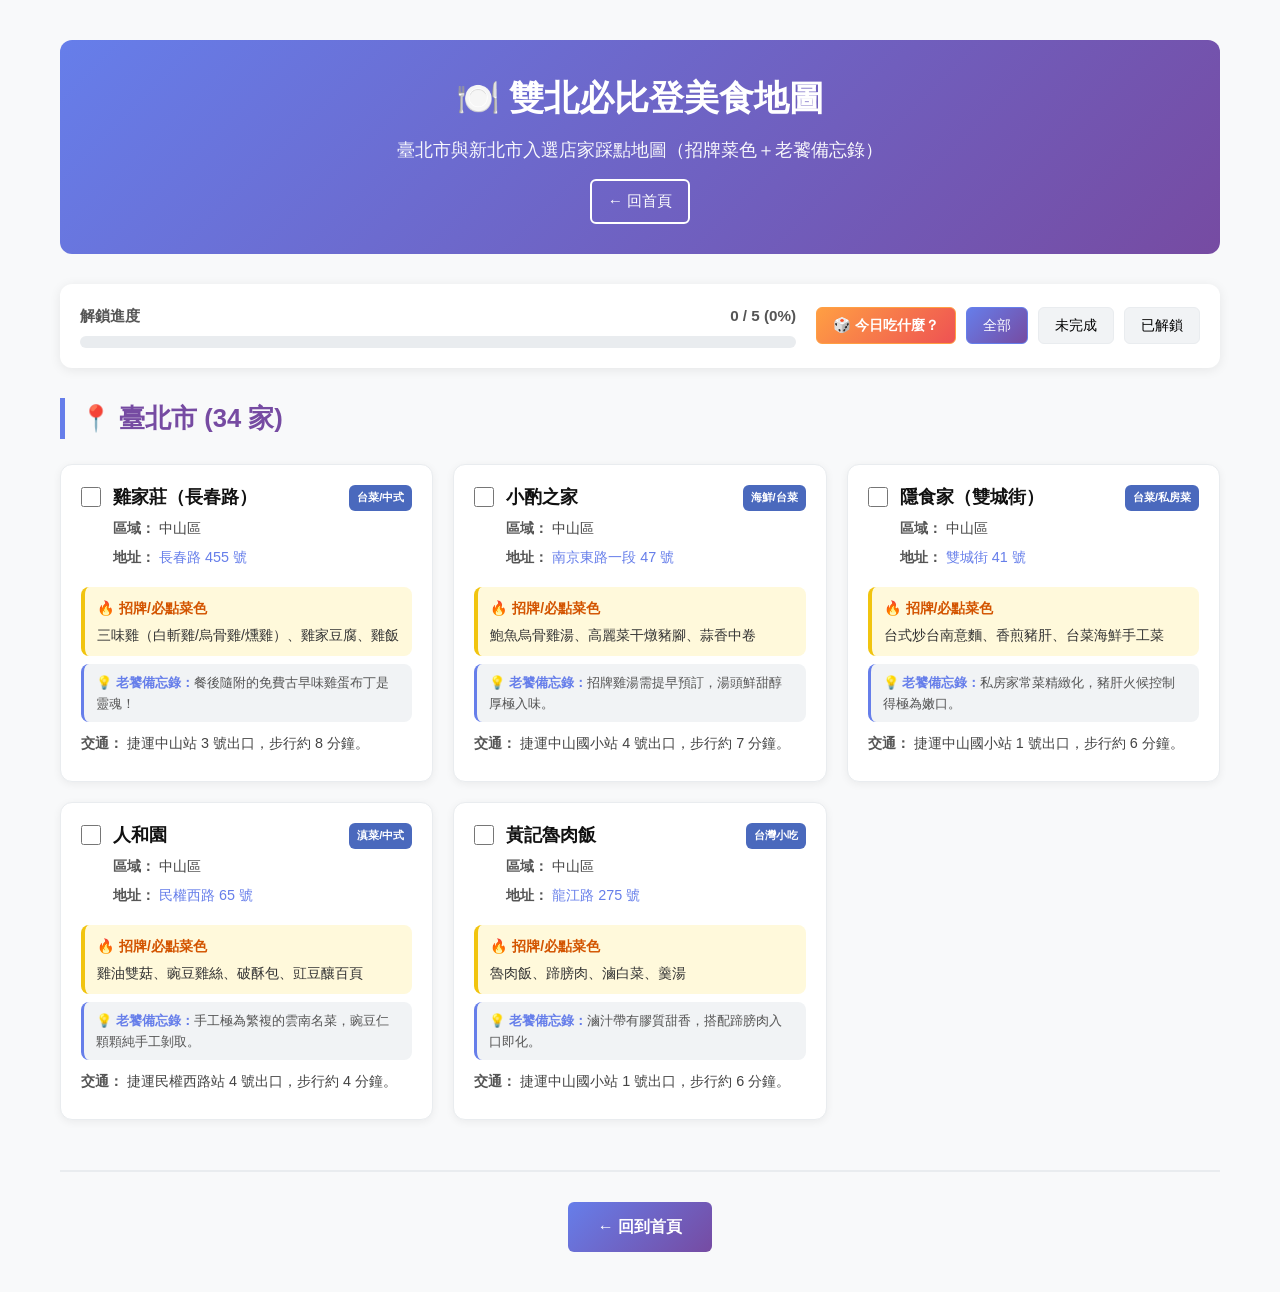
<file: trips/202607-taipei-bib.html>
<!DOCTYPE html>
<html lang="zh-TW">
<head>
    <meta charset="UTF-8">
    <meta name="viewport" content="width=device-width, initial-scale=1.0">
    <title>雙北必比登美食地圖 - Frank's Journey</title>
    <link rel="stylesheet" href="../css/style.css">
    <style>
        :root {
            --primary-color: #667eea;
            --secondary-color: #764ba2;
            --bg-color: #f8f9fa;
            --card-bg: #ffffff;
            --text-color: #333333;
            --border-color: #e9ecef;
            --badge-new: #d9534f;
            --badge-type: #4a69bd;
            --accent-green: #27ae60;
            --dish-tag-bg: #fff3cd;
            --dish-tag-color: #856404;
        }

        /* 覆蓋全局樣式 */
        body {
            background-color: var(--bg-color);
        }

        .container {
            max-width: 1200px;
            margin: 0 auto;
        }

        main {
            padding: 40px 0;
        }

        /* 頁面標題 */
        .page-header {
            text-align: center;
            margin-bottom: 30px;
            padding: 30px 20px;
            background: linear-gradient(135deg, var(--primary-color) 0%, var(--secondary-color) 100%);
            color: white;
            border-radius: 12px;
        }

        .page-header h1 {
            font-size: 2.2rem;
            margin-bottom: 10px;
            font-weight: 700;
        }

        .page-header p {
            font-size: 1.1rem;
            opacity: 0.95;
        }

        /* 控制列 */
        .controls-bar {
            background: white;
            padding: 20px;
            border-radius: 12px;
            box-shadow: 0 2px 12px rgba(0,0,0,0.08);
            margin-bottom: 30px;
            display: flex;
            flex-wrap: wrap;
            align-items: center;
            justify-content: space-between;
            gap: 20px;
        }

        .progress-container {
            flex: 1;
            min-width: 250px;
        }

        .progress-label {
            font-size: 0.95rem;
            font-weight: bold;
            margin-bottom: 8px;
            display: flex;
            justify-content: space-between;
            color: #555;
        }

        .progress-bar-bg {
            height: 12px;
            background-color: #e9ecef;
            border-radius: 6px;
            overflow: hidden;
        }

        .progress-bar-fill {
            height: 100%;
            width: 0%;
            background: linear-gradient(90deg, var(--primary-color), var(--secondary-color));
            transition: width 0.3s ease;
        }

        .action-buttons {
            display: flex;
            gap: 10px;
            flex-wrap: wrap;
        }

        .btn {
            padding: 8px 16px;
            border: 1px solid var(--border-color);
            background-color: #f1f3f5;
            border-radius: 6px;
            cursor: pointer;
            font-size: 0.9rem;
            font-weight: 500;
            transition: all 0.2s;
        }

        .btn:hover {
            background-color: #e9ecef;
        }

        .btn.active {
            background: linear-gradient(135deg, var(--primary-color), var(--secondary-color));
            color: white;
            border-color: var(--primary-color);
        }

        .btn-dice {
            background: linear-gradient(135deg, #ff9f43, #ee5253);
            color: white;
            border-color: #ff9f43;
            font-weight: bold;
        }

        .btn-dice:hover {
            box-shadow: 0 4px 12px rgba(255, 159, 67, 0.3);
        }

        /* 城市分組 */
        .city-section {
            margin-bottom: 50px;
        }

        .city-title {
            font-size: 1.6rem;
            font-weight: 700;
            color: var(--secondary-color);
            border-left: 5px solid var(--primary-color);
            padding-left: 15px;
            margin-bottom: 25px;
        }

        /* 卡片網格 */
        .grid-container {
            display: grid;
            grid-template-columns: repeat(auto-fill, minmax(320px, 1fr));
            gap: 20px;
        }

        .card {
            background-color: var(--card-bg);
            border-radius: 12px;
            box-shadow: 0 2px 8px rgba(0,0,0,0.06);
            padding: 20px;
            border: 1px solid var(--border-color);
            display: flex;
            flex-direction: column;
            justify-content: space-between;
            transition: all 0.3s cubic-bezier(0.4, 0, 0.2, 1);
            position: relative;
        }

        .card:hover {
            transform: translateY(-6px);
            box-shadow: 0 8px 20px rgba(102, 126, 234, 0.15);
        }

        .card.completed {
            background-color: #f8fcf9;
            border-color: #c3e6cb;
        }

        .card.completed .shop-name {
            text-decoration: line-through;
            color: #888;
        }

        .card.highlight {
            animation: pulse 1s infinite alternate;
            border: 2px solid #ff9f43 !important;
            box-shadow: 0 0 15px rgba(255, 159, 67, 0.6) !important;
        }

        @keyframes pulse {
            0% { transform: scale(1); }
            100% { transform: scale(1.02); }
        }

        /* 卡片內容 */
        .card-header {
            display: flex;
            align-items: flex-start;
            gap: 12px;
            margin-bottom: 12px;
        }

        .checkbox-wrapper {
            margin-top: 2px;
        }

        .checkbox-wrapper input[type="checkbox"] {
            width: 20px;
            height: 20px;
            cursor: pointer;
            accent-color: var(--accent-green);
        }

        .header-main {
            flex: 1;
        }

        .shop-title-row {
            display: flex;
            justify-content: space-between;
            align-items: flex-start;
            gap: 8px;
            margin-bottom: 6px;
        }

        .shop-name {
            font-size: 1.15rem;
            font-weight: bold;
            color: #111;
            line-height: 1.3;
        }

        .badges {
            display: flex;
            gap: 6px;
            flex-wrap: wrap;
        }

        .badge {
            font-size: 0.7rem;
            padding: 4px 8px;
            border-radius: 6px;
            color: white;
            font-weight: 600;
            white-space: nowrap;
        }

        .badge-type {
            background-color: var(--badge-type);
        }

        .badge-new {
            background-color: var(--badge-new);
        }

        /* 資訊組 */
        .info-group {
            font-size: 0.9rem;
            margin-bottom: 6px;
            color: #666;
        }

        .info-label {
            font-weight: bold;
            color: #555;
            margin-right: 4px;
        }

        .info-content {
            color: #444;
        }

        .info-content a {
            color: var(--primary-color);
            text-decoration: none;
        }

        .info-content a:hover {
            text-decoration: underline;
        }

        /* 招牌菜區塊 */
        .dish-box {
            background-color: #fff9db;
            border-radius: 8px;
            padding: 10px 12px;
            margin-top: 10px;
            margin-bottom: 8px;
            border-left: 4px solid #f1c40f;
            font-size: 0.88rem;
        }

        .dish-title {
            font-weight: bold;
            color: #d35400;
            margin-bottom: 4px;
            display: flex;
            align-items: center;
            gap: 4px;
        }

        /* 備忘錄 */
        .note-box {
            background-color: #f1f3f5;
            border-radius: 8px;
            padding: 8px 12px;
            font-size: 0.82rem;
            color: #555;
            margin-top: 6px;
            border-left: 3px solid var(--primary-color);
        }

        .note-title {
            font-weight: bold;
            color: var(--primary-color);
        }

        /* 快閃彈窗 */
        .modal-overlay {
            position: fixed;
            top: 0;
            left: 0;
            right: 0;
            bottom: 0;
            background: rgba(0, 0, 0, 0.6);
            display: none;
            justify-content: center;
            align-items: center;
            z-index: 1000;
            padding: 20px;
        }

        .modal-overlay.active {
            display: flex;
        }

        .modal-content {
            background: white;
            border-radius: 12px;
            max-width: 450px;
            width: 100%;
            padding: 30px;
            text-align: center;
            box-shadow: 0 10px 40px rgba(0,0,0,0.2);
            position: relative;
        }

        .modal-title {
            font-size: 1.4rem;
            color: var(--primary-color);
            margin-bottom: 10px;
        }

        .modal-shop {
            font-size: 1.8rem;
            font-weight: bold;
            margin-bottom: 12px;
            color: var(--secondary-color);
        }

        .modal-dish {
            background: #fff9db;
            padding: 12px;
            border-radius: 8px;
            margin: 15px 0;
            font-weight: bold;
            color: #d35400;
        }

        .modal-close {
            background: linear-gradient(135deg, var(--primary-color), var(--secondary-color));
            color: white;
            border: none;
            padding: 10px 24px;
            border-radius: 6px;
            font-size: 1rem;
            cursor: pointer;
            margin-top: 15px;
            font-weight: 600;
            transition: all 0.3s ease;
        }

        .modal-close:hover {
            transform: translateY(-2px);
            box-shadow: 0 4px 12px rgba(102, 126, 234, 0.3);
        }

        /* 回首頁連結 */
        .back-to-home {
            text-align: center;
            margin-top: 40px;
            padding-top: 30px;
            border-top: 2px solid var(--border-color);
        }

        .back-to-home a {
            display: inline-block;
            padding: 12px 30px;
            background: linear-gradient(135deg, var(--primary-color), var(--secondary-color));
            color: white;
            text-decoration: none;
            border-radius: 6px;
            font-weight: 600;
            transition: all 0.3s ease;
        }

        .back-to-home a:hover {
            transform: translateY(-3px);
            box-shadow: 0 6px 20px rgba(102, 126, 234, 0.3);
        }

        /* RWD */
        @media (max-width: 768px) {
            .page-header h1 {
                font-size: 1.8rem;
            }

            .controls-bar {
                flex-direction: column;
                align-items: stretch;
            }

            .action-buttons {
                justify-content: center;
            }

            .grid-container {
                grid-template-columns: 1fr;
            }

            .city-title {
                font-size: 1.3rem;
            }
        }

        @media (max-width: 480px) {
            main {
                padding: 20px 0;
            }

            .page-header {
                padding: 20px 15px;
            }

            .page-header h1 {
                font-size: 1.4rem;
            }

            .page-header p {
                font-size: 0.9rem;
            }

            .controls-bar {
                padding: 15px;
            }

            .card {
                padding: 15px;
            }

            .shop-name {
                font-size: 1rem;
            }
        }
    </style>
</head>
<body>
    <main>
        <div class="container">
            <!-- 頁面標題 -->
            <div class="page-header">
                <h1>🍽️ 雙北必比登美食地圖</h1>
                <p>臺北市與新北市入選店家踩點地圖（招牌菜色＋老饕備忘錄）</p>
                <a href="../index.html" class="back-link" style="margin-top: 15px;">← 回首頁</a>
            </div>

            <!-- 進度條與創意按鈕列 -->
            <div class="controls-bar">
                <div class="progress-container">
                    <div class="progress-label">
                        <span>解鎖進度</span>
                        <span id="progress-text">0 / 52 (0%)</span>
                    </div>
                    <div class="progress-bar-bg">
                        <div class="progress-bar-fill" id="progress-fill"></div>
                    </div>
                </div>
                <div class="action-buttons">
                    <button class="btn btn-dice" onclick="rollDice()">🎲 今日吃什麼？</button>
                    <button class="btn active" onclick="filterCards('all', this)">全部</button>
                    <button class="btn" onclick="filterCards('uncompleted', this)">未完成</button>
                    <button class="btn" onclick="filterCards('completed', this)">已解鎖</button>
                </div>
            </div>

            <!-- 臺北市 -->
            <section class="city-section">
                <h2 class="city-title">📍 臺北市 (34 家)</h2>
                <div class="grid-container">

                    <div class="card" data-id="tp-1">
                        <div>
                            <div class="card-header">
                                <label class="checkbox-wrapper"><input type="checkbox" onchange="toggleCard(this)"></label>
                                <div class="header-main">
                                    <div class="shop-title-row">
                                        <span class="shop-name">雞家莊（長春路）</span>
                                        <div class="badges"><span class="badge badge-type">台菜/中式</span></div>
                                    </div>
                                    <div class="info-group"><span class="info-label">區域：</span><span class="info-content">中山區</span></div>
                                    <div class="info-group"><span class="info-label">地址：</span><span class="info-content"><a href="https://www.google.com/maps/search/?api=1&query=雞家莊長春路臺北" target="_blank">長春路 455 號</a></span></div>
                                </div>
                            </div>
                            <div class="dish-box">
                                <div class="dish-title">🔥 招牌/必點菜色</div>
                                <div>三味雞（白斬雞/烏骨雞/燻雞）、雞家豆腐、雞飯</div>
                            </div>
                            <div class="note-box">
                                <span class="note-title">💡 老饕備忘錄：</span>餐後隨附的免費古早味雞蛋布丁是靈魂！
                            </div>
                        </div>
                        <div class="info-group" style="margin-top:10px;"><span class="info-label">交通：</span><span class="info-content">捷運中山站 3 號出口，步行約 8 分鐘。</span></div>
                    </div>

                    <div class="card" data-id="tp-2">
                        <div>
                            <div class="card-header">
                                <label class="checkbox-wrapper"><input type="checkbox" onchange="toggleCard(this)"></label>
                                <div class="header-main">
                                    <div class="shop-title-row">
                                        <span class="shop-name">小酌之家</span>
                                        <div class="badges"><span class="badge badge-type">海鮮/台菜</span></div>
                                    </div>
                                    <div class="info-group"><span class="info-label">區域：</span><span class="info-content">中山區</span></div>
                                    <div class="info-group"><span class="info-label">地址：</span><span class="info-content"><a href="https://www.google.com/maps/search/?api=1&query=小酌之家臺北" target="_blank">南京東路一段 47 號</a></span></div>
                                </div>
                            </div>
                            <div class="dish-box">
                                <div class="dish-title">🔥 招牌/必點菜色</div>
                                <div>鮑魚烏骨雞湯、高麗菜干燉豬腳、蒜香中卷</div>
                            </div>
                            <div class="note-box">
                                <span class="note-title">💡 老饕備忘錄：</span>招牌雞湯需提早預訂，湯頭鮮甜醇厚極入味。
                            </div>
                        </div>
                        <div class="info-group" style="margin-top:10px;"><span class="info-label">交通：</span><span class="info-content">捷運中山國小站 4 號出口，步行約 7 分鐘。</span></div>
                    </div>

                    <div class="card" data-id="tp-3">
                        <div>
                            <div class="card-header">
                                <label class="checkbox-wrapper"><input type="checkbox" onchange="toggleCard(this)"></label>
                                <div class="header-main">
                                    <div class="shop-title-row">
                                        <span class="shop-name">隱食家（雙城街）</span>
                                        <div class="badges"><span class="badge badge-type">台菜/私房菜</span></div>
                                    </div>
                                    <div class="info-group"><span class="info-label">區域：</span><span class="info-content">中山區</span></div>
                                    <div class="info-group"><span class="info-label">地址：</span><span class="info-content"><a href="https://www.google.com/maps/search/?api=1&query=隱食家雙城街臺北" target="_blank">雙城街 41 號</a></span></div>
                                </div>
                            </div>
                            <div class="dish-box">
                                <div class="dish-title">🔥 招牌/必點菜色</div>
                                <div>台式炒台南意麵、香煎豬肝、台菜海鮮手工菜</div>
                            </div>
                            <div class="note-box">
                                <span class="note-title">💡 老饕備忘錄：</span>私房家常菜精緻化，豬肝火候控制得極為嫩口。
                            </div>
                        </div>
                        <div class="info-group" style="margin-top:10px;"><span class="info-label">交通：</span><span class="info-content">捷運中山國小站 1 號出口，步行約 6 分鐘。</span></div>
                    </div>

                    <div class="card" data-id="tp-4">
                        <div>
                            <div class="card-header">
                                <label class="checkbox-wrapper"><input type="checkbox" onchange="toggleCard(this)"></label>
                                <div class="header-main">
                                    <div class="shop-title-row">
                                        <span class="shop-name">人和園</span>
                                        <div class="badges"><span class="badge badge-type">滇菜/中式</span></div>
                                    </div>
                                    <div class="info-group"><span class="info-label">區域：</span><span class="info-content">中山區</span></div>
                                    <div class="info-group"><span class="info-label">地址：</span><span class="info-content"><a href="https://www.google.com/maps/search/?api=1&query=人和園臺北" target="_blank">民權西路 65 號</a></span></div>
                                </div>
                            </div>
                            <div class="dish-box">
                                <div class="dish-title">🔥 招牌/必點菜色</div>
                                <div>雞油雙菇、豌豆雞絲、破酥包、豇豆釀百頁</div>
                            </div>
                            <div class="note-box">
                                <span class="note-title">💡 老饕備忘錄：</span>手工極為繁複的雲南名菜，豌豆仁顆顆純手工剝取。
                            </div>
                        </div>
                        <div class="info-group" style="margin-top:10px;"><span class="info-label">交通：</span><span class="info-content">捷運民權西路站 4 號出口，步行約 4 分鐘。</span></div>
                    </div>

                    <div class="card" data-id="tp-5">
                        <div>
                            <div class="card-header">
                                <label class="checkbox-wrapper"><input type="checkbox" onchange="toggleCard(this)"></label>
                                <div class="header-main">
                                    <div class="shop-title-row">
                                        <span class="shop-name">黃記魯肉飯</span>
                                        <div class="badges"><span class="badge badge-type">台灣小吃</span></div>
                                    </div>
                                    <div class="info-group"><span class="info-label">區域：</span><span class="info-content">中山區</span></div>
                                    <div class="info-group"><span class="info-label">地址：</span><span class="info-content"><a href="https://www.google.com/maps/search/?api=1&query=黃記魯肉飯臺北" target="_blank">龍江路 275 號</a></span></div>
                                </div>
                            </div>
                            <div class="dish-box">
                                <div class="dish-title">🔥 招牌/必點菜色</div>
                                <div>魯肉飯、蹄膀肉、滷白菜、羹湯</div>
                            </div>
                            <div class="note-box">
                                <span class="note-title">💡 老饕備忘錄：</span>滷汁帶有膠質甜香，搭配蹄膀肉入口即化。
                            </div>
                        </div>
                        <div class="info-group" style="margin-top:10px;"><span class="info-label">交通：</span><span class="info-content">捷運中山國小站 1 號出口，步行約 6 分鐘。</span></div>
                    </div>

                </div>
            </section>

            <!-- 回首頁 -->
            <div class="back-to-home">
                <a href="../index.html">← 回到首頁</a>
            </div>
        </div>
    </main>

    <!-- 快閃彈窗 -->
    <div class="modal-overlay" id="modal">
        <div class="modal-content">
            <div class="modal-title">🎲 今日吃什麼？</div>
            <div class="modal-shop" id="modal-shop">選擇中...</div>
            <div class="modal-dish" id="modal-dish">招牌菜色</div>
            <button class="modal-close" onclick="closeModal()">關閉</button>
        </div>
    </div>

    <script>
        // 初始化進度
        function updateProgress() {
            const total = document.querySelectorAll('.card').length;
            const completed = document.querySelectorAll('.card.completed').length;
            const percentage = Math.round((completed / total) * 100);
            document.getElementById('progress-fill').style.width = percentage + '%';
            document.getElementById('progress-text').innerText = `${completed} / ${total} (${percentage}%)`;
        }

        // 切換卡片狀態
        function toggleCard(checkbox) {
            const card = checkbox.closest('.card');
            card.classList.toggle('completed');
            updateProgress();
        }

        // 篩選卡片
        function filterCards(type, button) {
            const cards = document.querySelectorAll('.card');
            cards.forEach(card => {
                if (type === 'all') {
                    card.style.display = 'flex';
                } else if (type === 'completed') {
                    card.style.display = card.classList.contains('completed') ? 'flex' : 'none';
                } else if (type === 'uncompleted') {
                    card.style.display = card.classList.contains('completed') ? 'none' : 'flex';
                }
            });
            
            document.querySelectorAll('.action-buttons .btn').forEach(b => b.classList.remove('active'));
            button.classList.add('active');
        }

        // 隨機抽卡
        function rollDice() {
            const cards = document.querySelectorAll('.card:not([style*="display: none"])');
            if (cards.length === 0) return;
            
            const randomCard = cards[Math.floor(Math.random() * cards.length)];
            const shopName = randomCard.querySelector('.shop-name').innerText;
            const dishText = randomCard.querySelector('.dish-box div:last-child').innerText;
            
            document.getElementById('modal-shop').innerText = shopName;
            document.getElementById('modal-dish').innerText = dishText;
            document.getElementById('modal').classList.add('active');
            
            randomCard.classList.add('highlight');
            setTimeout(() => randomCard.classList.remove('highlight'), 2000);
        }

        // 關閉彈窗
        function closeModal() {
            document.getElementById('modal').classList.remove('active');
        }

        // 點擊彈窗背景關閉
        document.getElementById('modal').addEventListener('click', (e) => {
            if (e.target.id === 'modal') closeModal();
        });

        // 初始化
        updateProgress();
    </script>
</body>
</html>
</file>
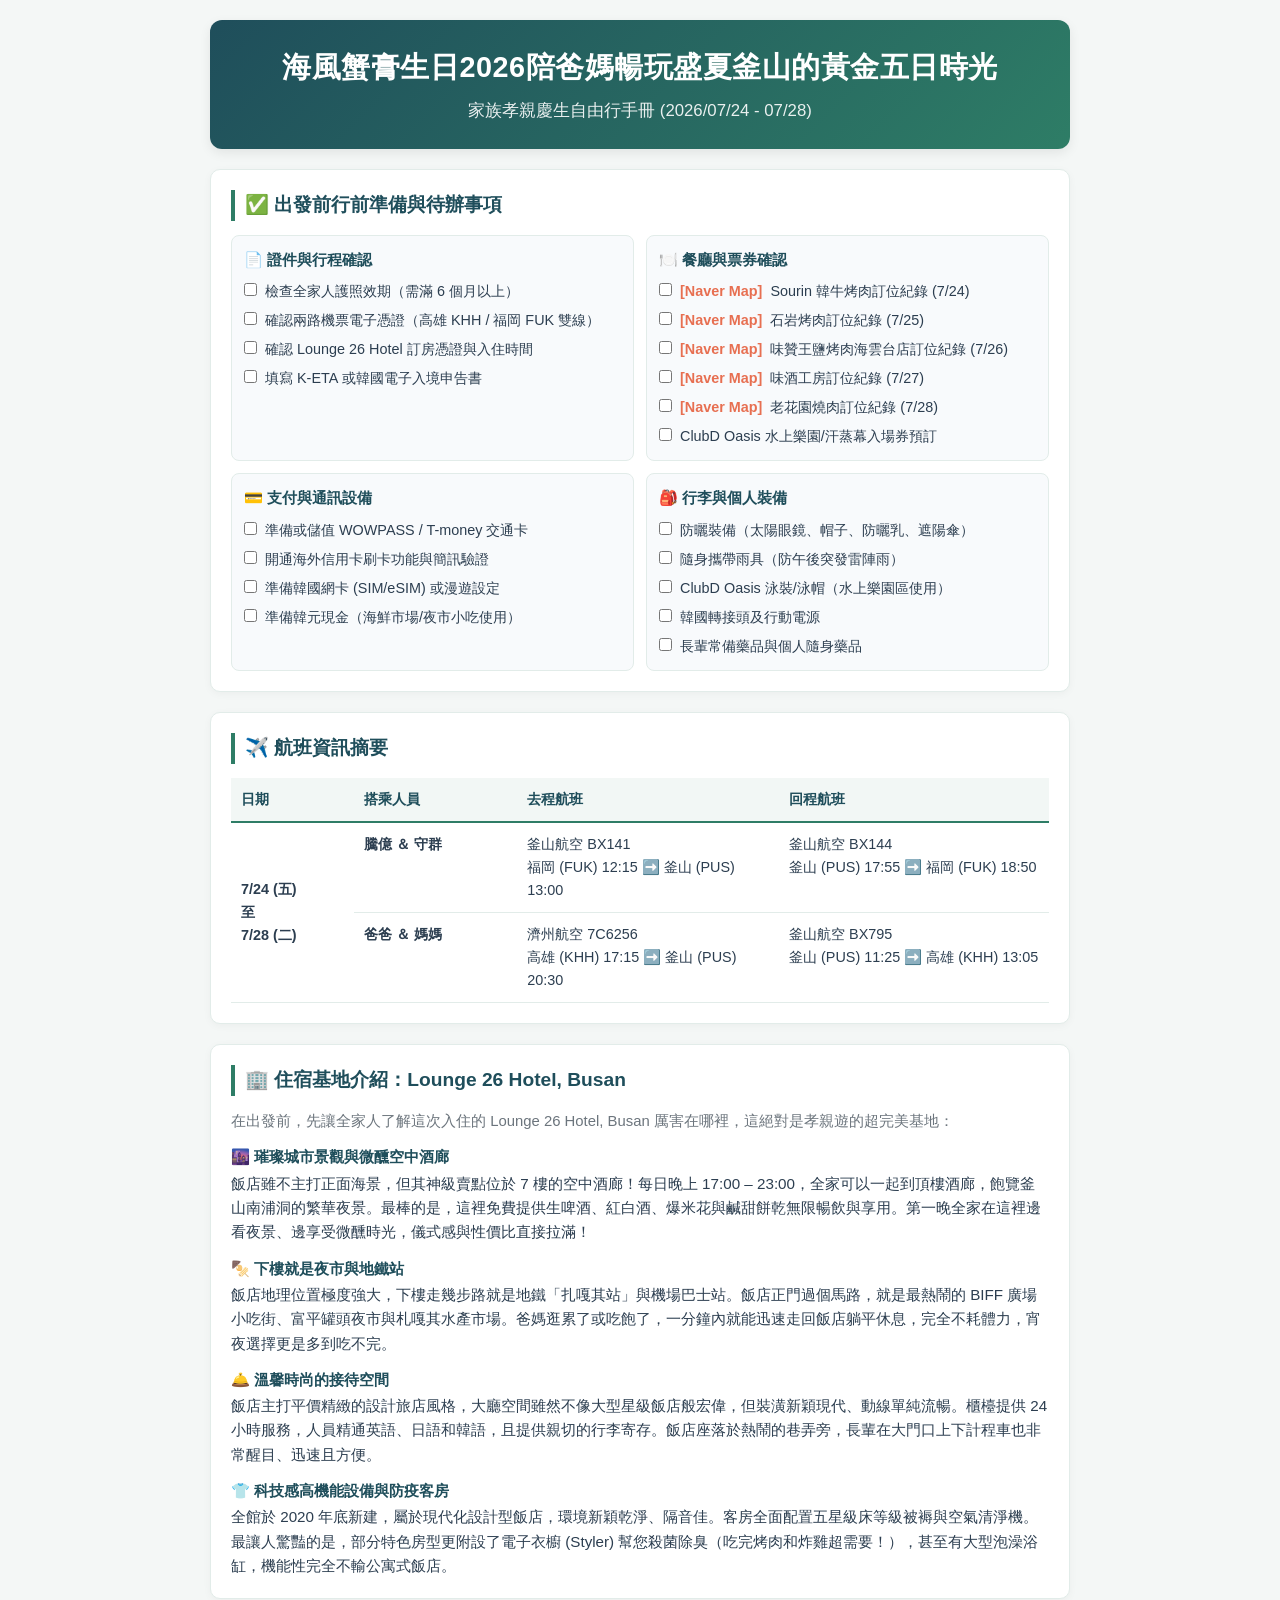
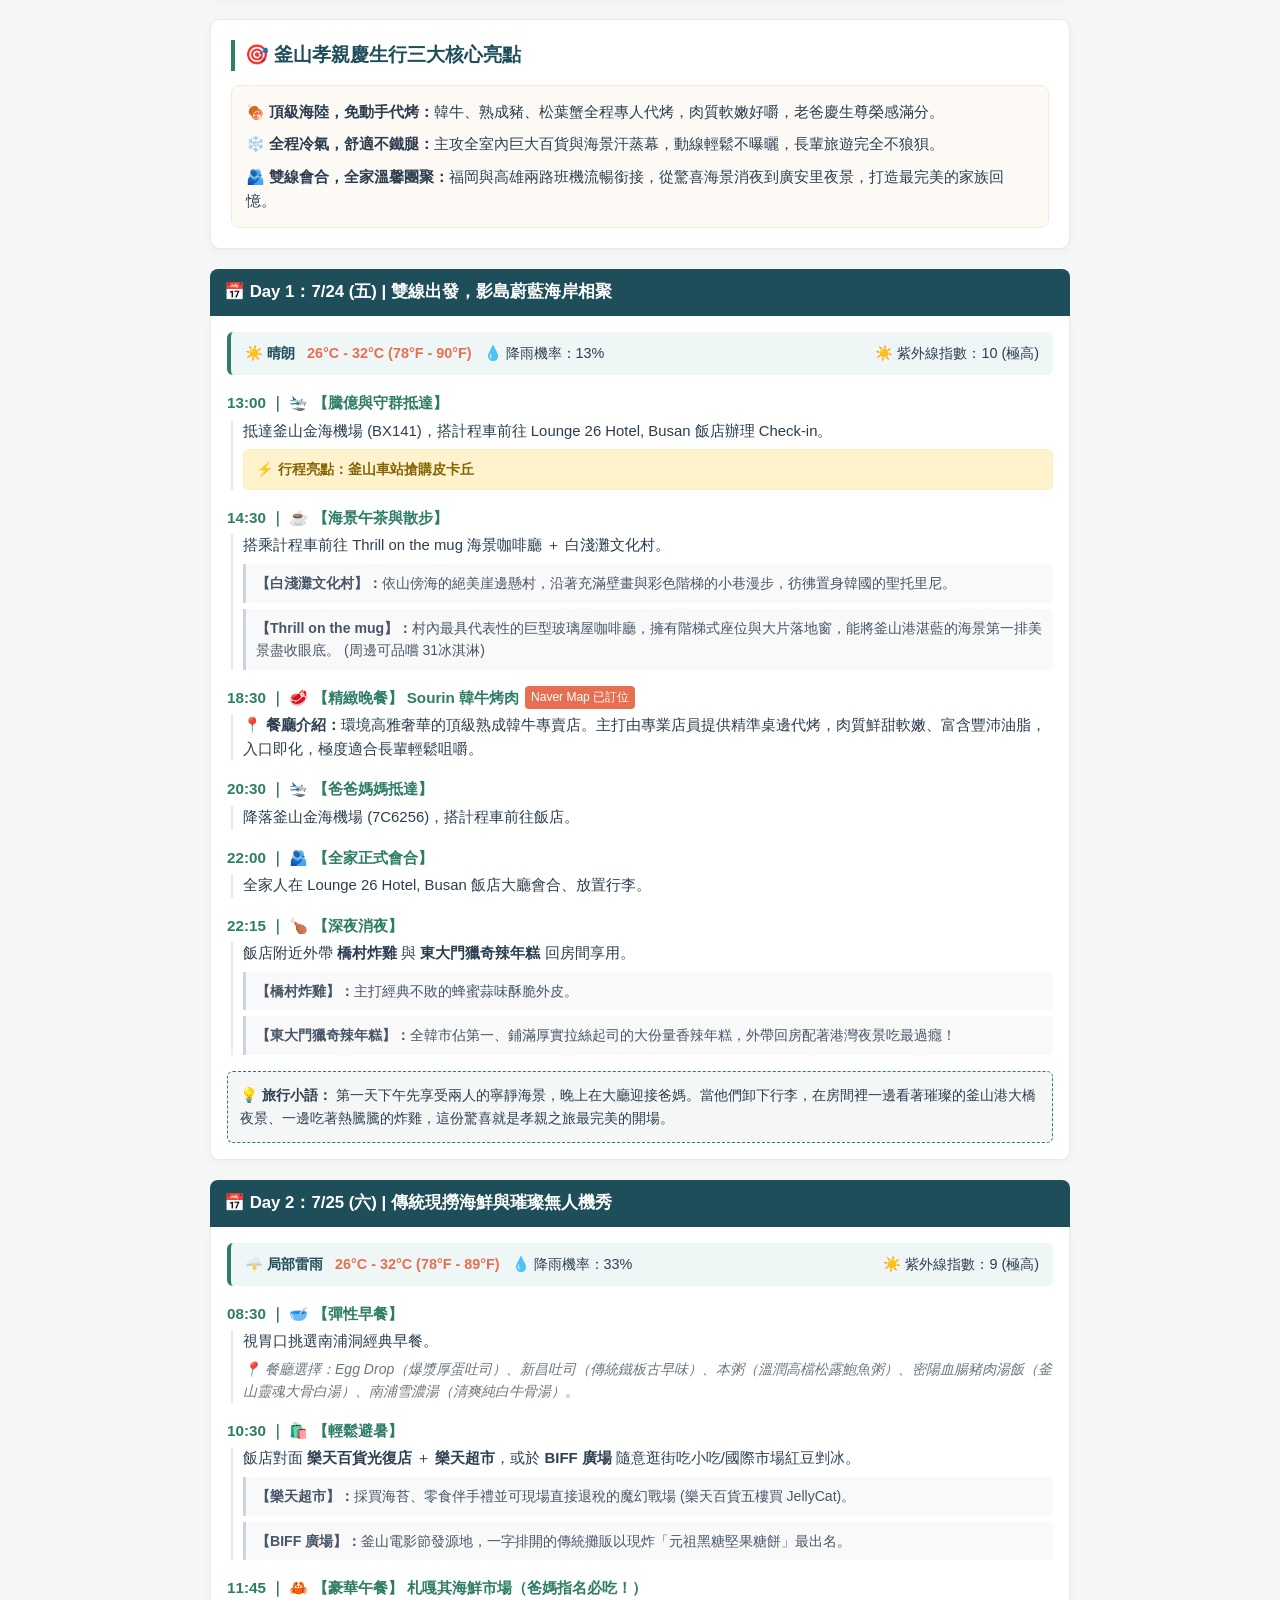
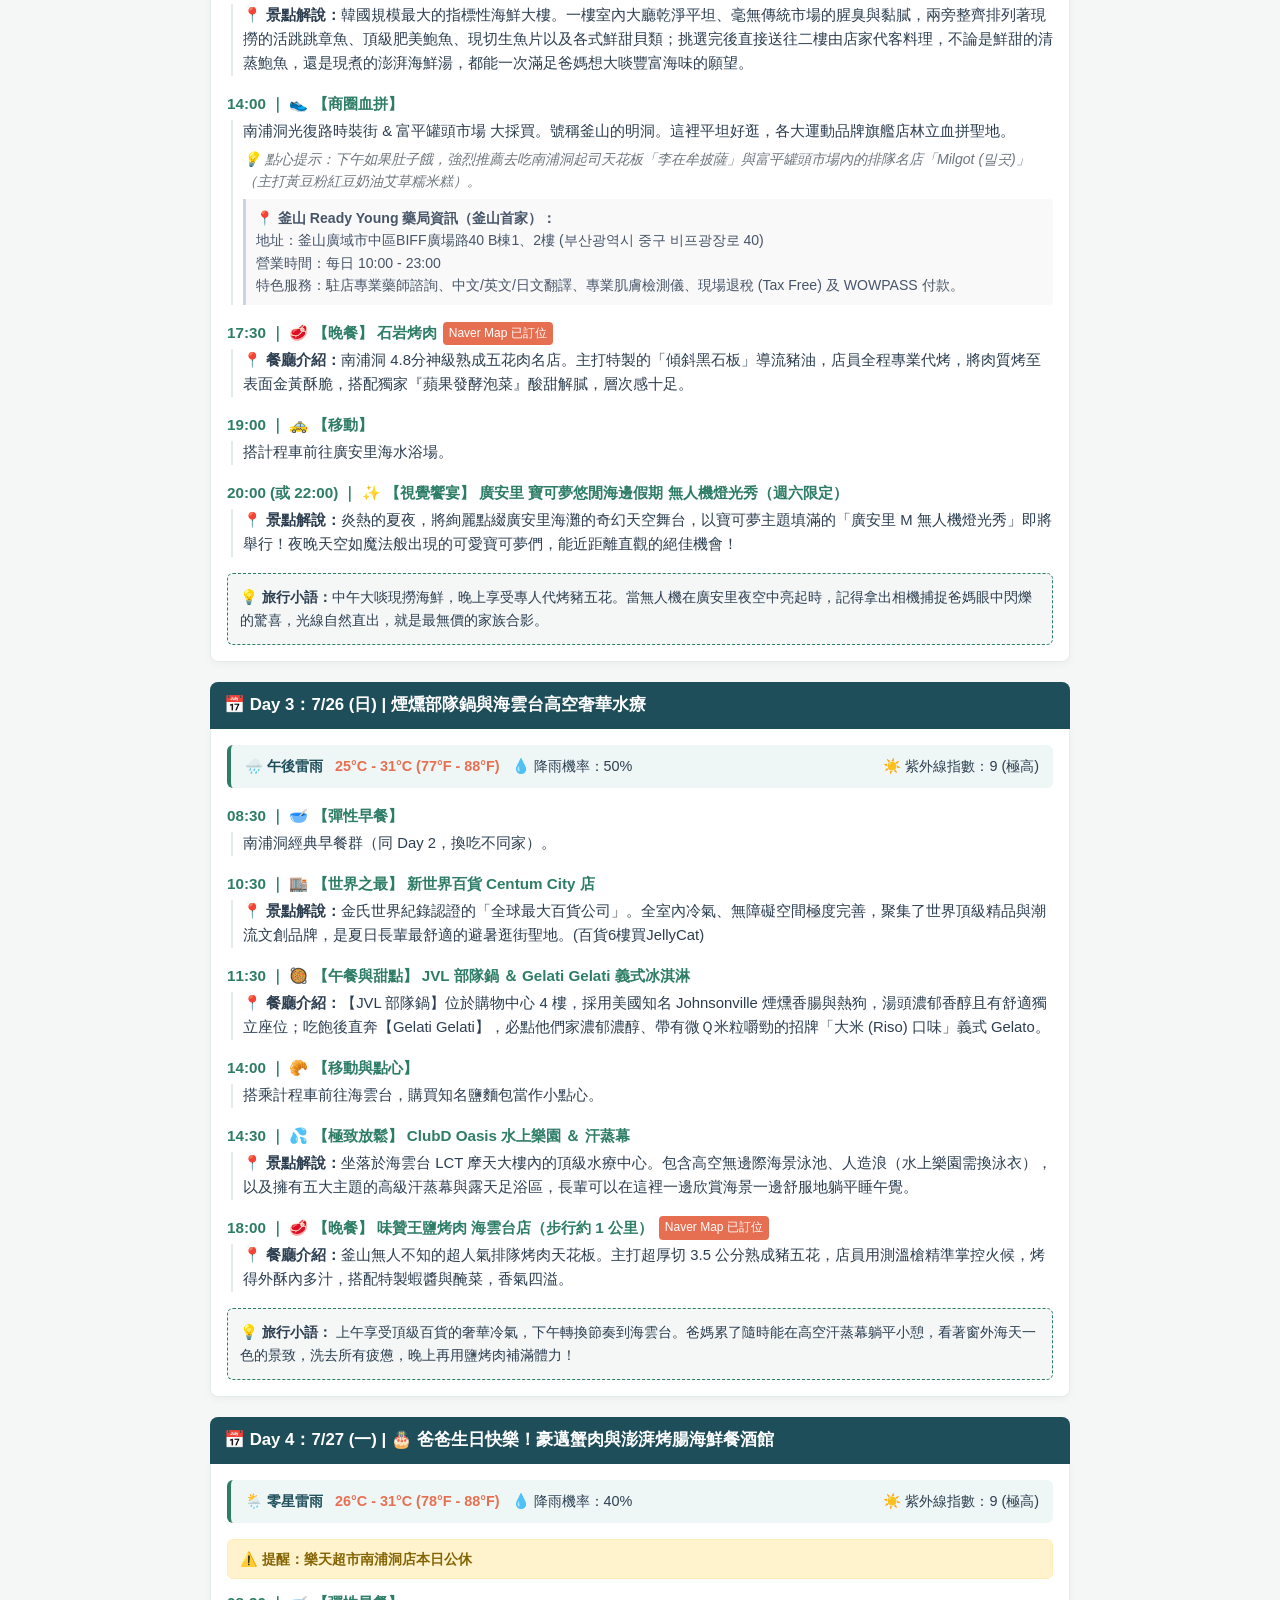
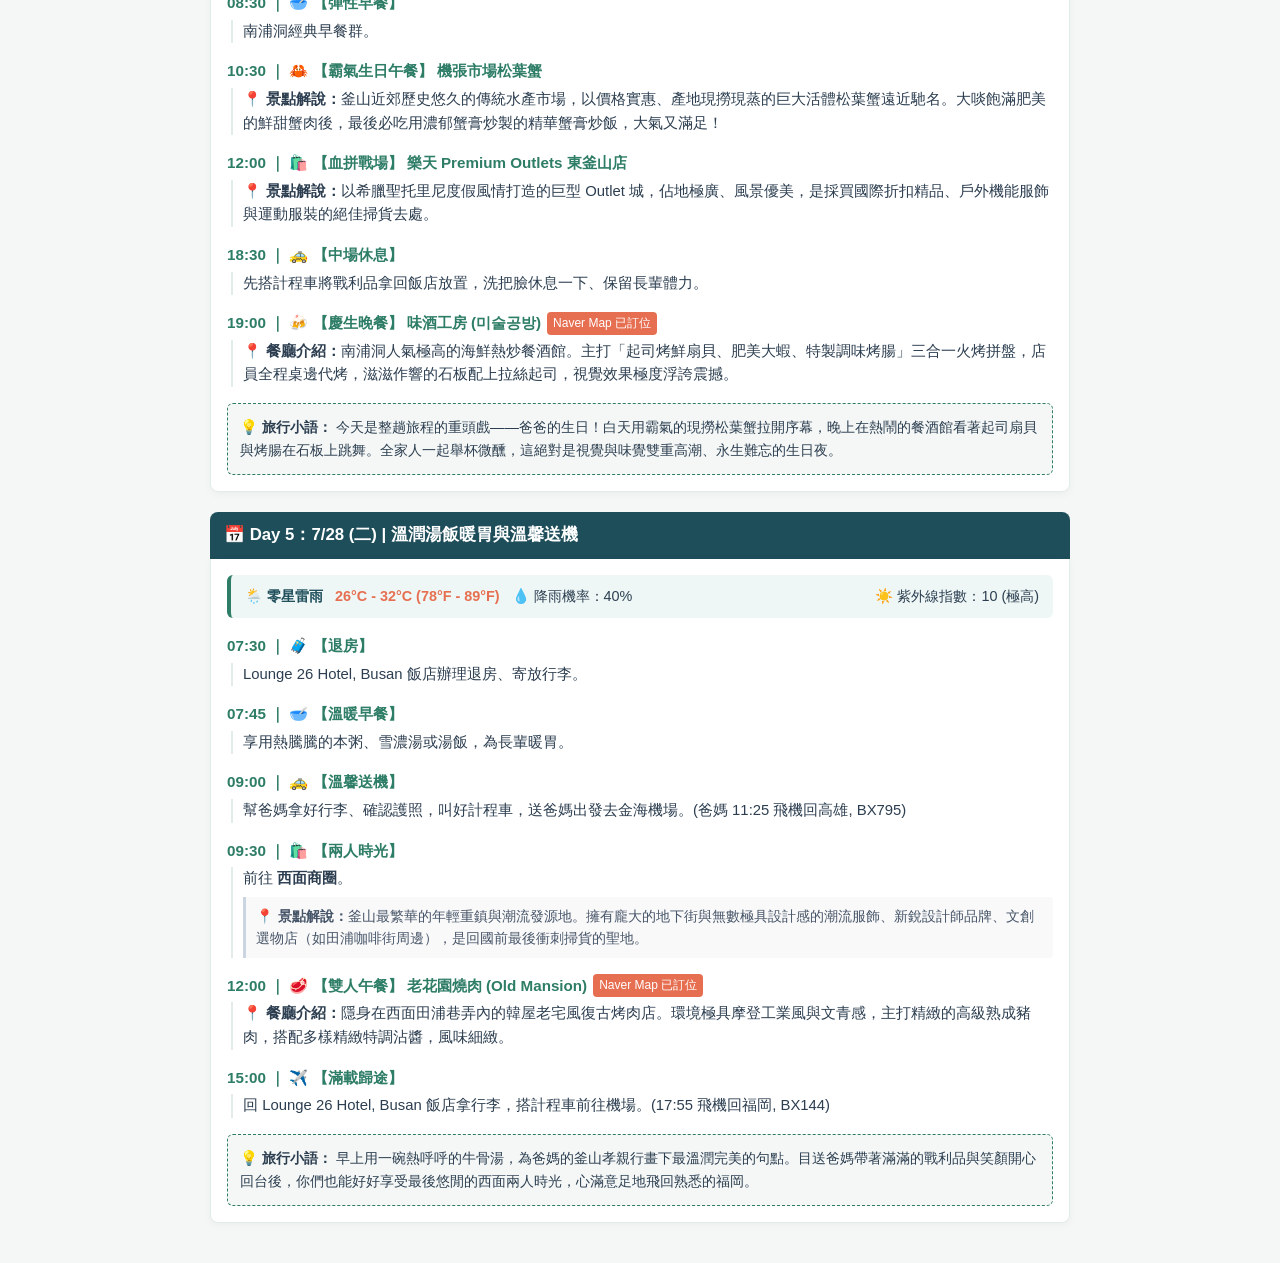
<file: trips/海風蟹膏生日2026陪爸媽暢玩盛夏釜山的黃金五日時光.html>
<!DOCTYPE html>
<html lang="zh-TW">
<head>
    <meta charset="UTF-8">
    <meta name="viewport" content="width=device-width, initial-scale=1.0">
    <title>海風蟹膏生日2026陪爸媽暢玩盛夏釜山的黃金五日時光</title>
    <style>
        :root {
            --primary-color: #1f4e5b;
            --secondary-color: #2e7d66;
            --accent-color: #e76f51;
            --bg-color: #f4f7f6;
            --card-bg: #ffffff;
            --text-color: #2c3e50;
            --text-muted: #6c757d;
            --border-color: #e2ece9;
            --highlight-bg: #fdfaf6;
            --highlight-border: #f5ebd6;
            --weather-bg: #eef7f6;
            --todo-bg: #f8fafc;
        }

        * {
            box-sizing: border-box;
            margin: 0;
            padding: 0;
        }

        body {
            font-family: -apple-system, BlinkMacSystemFont, "Segoe UI", Roboto, "Helvetica Neue", Arial, "PingFang TC", "Microsoft JhengHei", sans-serif;
            background-color: var(--bg-color);
            color: var(--text-color);
            line-height: 1.6;
            padding: 12px;
        }

        .container {
            max-width: 860px;
            margin: 0 auto;
        }

        /* Header Banner */
        .header-banner {
            background: linear-gradient(135deg, var(--primary-color) 0%, var(--secondary-color) 100%);
            color: #ffffff;
            padding: 24px 16px;
            border-radius: 12px;
            text-align: center;
            margin-bottom: 20px;
            box-shadow: 0 4px 12px rgba(0,0,0,0.08);
        }

        .header-banner h1 {
            font-size: 1.5rem;
            margin-bottom: 8px;
            letter-spacing: 0.5px;
        }

        .header-banner p {
            font-size: 0.95rem;
            opacity: 0.9;
        }

        /* Section Cards */
        .card {
            background-color: var(--card-bg);
            border-radius: 10px;
            padding: 16px;
            margin-bottom: 20px;
            box-shadow: 0 2px 8px rgba(0,0,0,0.04);
            border: 1px solid var(--border-color);
        }

        .section-title {
            font-size: 1.2rem;
            color: var(--primary-color);
            border-left: 4px solid var(--secondary-color);
            padding-left: 10px;
            margin-bottom: 14px;
            font-weight: bold;
        }

        /* To-Do List Grid */
        .todo-grid {
            display: grid;
            grid-template-columns: 1fr;
            gap: 12px;
        }

        @media (min-width: 600px) {
            .todo-grid {
                grid-template-columns: 1fr 1fr;
            }
        }

        .todo-category {
            background-color: var(--todo-bg);
            border: 1px solid var(--border-color);
            border-radius: 8px;
            padding: 12px;
        }

        .todo-category-title {
            font-weight: bold;
            color: var(--primary-color);
            font-size: 0.95rem;
            margin-bottom: 8px;
            display: flex;
            align-items: center;
            gap: 6px;
        }

        .todo-list {
            list-style: none;
        }

        .todo-item {
            display: flex;
            align-items: flex-start;
            gap: 8px;
            font-size: 0.9rem;
            margin-bottom: 6px;
            color: var(--text-color);
        }

        .todo-item:last-child {
            margin-bottom: 0;
        }

        .todo-item input[type="checkbox"] {
            margin-top: 3px;
            accent-color: var(--secondary-color);
            cursor: pointer;
        }

        /* Flight Table (RWD) */
        .table-responsive {
            width: 100%;
            overflow-x: auto;
            -webkit-overflow-scrolling: touch;
        }

        table {
            width: 100%;
            border-collapse: collapse;
            font-size: 0.9rem;
            min-width: 500px;
        }

        th {
            background-color: #f2f7f5;
            color: var(--primary-color);
            font-weight: bold;
            text-align: left;
            padding: 10px;
            border-bottom: 2px solid var(--secondary-color);
        }

        td {
            padding: 10px;
            border-bottom: 1px solid var(--border-color);
            vertical-align: top;
        }

        /* Hotel & Feature Lists */
        .feature-list {
            list-style: none;
        }

        .feature-list li {
            margin-bottom: 12px;
            font-size: 0.95rem;
        }

        .feature-list li:last-child {
            margin-bottom: 0;
        }

        .feature-title {
            font-weight: bold;
            color: var(--primary-color);
            margin-bottom: 2px;
            display: block;
        }

        /* Highlights */
        .highlights-box {
            background-color: var(--highlight-bg);
            border: 1px solid var(--highlight-border);
            border-radius: 8px;
            padding: 14px;
        }

        .highlight-item {
            margin-bottom: 8px;
            font-size: 0.95rem;
        }

        .highlight-item:last-child {
            margin-bottom: 0;
        }

        /* Weather Badge Box */
        .weather-card {
            background-color: var(--weather-bg);
            border-left: 4px solid var(--secondary-color);
            padding: 10px 14px;
            border-radius: 6px;
            margin-bottom: 16px;
            display: flex;
            flex-wrap: wrap;
            justify-content: space-between;
            align-items: center;
            gap: 8px;
            font-size: 0.9rem;
        }

        .weather-info {
            display: flex;
            align-items: center;
            gap: 12px;
            flex-wrap: wrap;
        }

        .weather-status {
            font-weight: bold;
            color: var(--primary-color);
        }

        .weather-temp {
            font-weight: bold;
            color: var(--accent-color);
        }

        /* Itinerary Timeline */
        .day-header {
            background-color: var(--primary-color);
            color: #ffffff;
            padding: 10px 14px;
            font-size: 1.05rem;
            font-weight: bold;
            border-radius: 8px 8px 0 0;
            margin-top: 10px;
        }

        .day-card {
            background-color: var(--card-bg);
            border-radius: 0 0 8px 8px;
            padding: 16px;
            margin-bottom: 20px;
            border: 1px solid var(--border-color);
            border-top: none;
            box-shadow: 0 2px 8px rgba(0,0,0,0.04);
        }

        .time-slot {
            margin-bottom: 16px;
            position: relative;
        }

        .time-slot:last-child {
            margin-bottom: 0;
        }

        .time-header {
            font-weight: bold;
            color: var(--secondary-color);
            font-size: 0.95rem;
            margin-bottom: 4px;
            display: flex;
            align-items: center;
            flex-wrap: wrap;
            gap: 6px;
        }

        .badge-reservation {
            background-color: #e76f51;
            color: #ffffff;
            font-size: 0.75rem;
            padding: 2px 6px;
            border-radius: 4px;
            font-weight: normal;
        }

        .time-content {
            padding-left: 10px;
            border-left: 2px solid var(--border-color);
            margin-left: 4px;
            font-size: 0.93rem;
        }

        .notice-banner {
            background-color: #fff3cd;
            color: #856404;
            border: 1px solid #ffeeba;
            padding: 8px 12px;
            border-radius: 6px;
            font-size: 0.88rem;
            font-weight: bold;
            margin-bottom: 12px;
        }

        .spot-desc {
            background-color: #f9f9f9;
            border-left: 3px solid #cbd5e1;
            padding: 8px 10px;
            margin: 6px 0;
            font-size: 0.88rem;
            color: #475569;
            border-radius: 0 4px 4px 0;
        }

        .tip-box {
            font-style: italic;
            color: var(--text-muted);
            font-size: 0.88rem;
            margin-top: 4px;
        }

        .day-summary {
            background-color: #f4f7f6;
            border: 1px dashed var(--secondary-color);
            padding: 12px;
            margin-top: 16px;
            font-size: 0.9rem;
            border-radius: 6px;
        }

        /* Responsive Adjustments */
        @media (min-width: 600px) {
            body {
                padding: 20px;
            }
            .header-banner h1 {
                font-size: 1.8rem;
            }
            .header-banner p {
                font-size: 1.05rem;
            }
            .card {
                padding: 20px;
            }
        }
    </style>
</head>
<body>

<div class="container">

    <!-- Header Banner -->
    <div class="header-banner">
        <h1>海風蟹膏生日2026陪爸媽暢玩盛夏釜山的黃金五日時光</h1>
        <p>家族孝親慶生自由行手冊 (2026/07/24 - 07/28)</p>
    </div>

    <!-- To-Do List Checklist Section -->
    <div class="card">
        <div class="section-title">✅ 出發前行前準備與待辦事項</div>
        <div class="todo-grid">
            
            <div class="todo-category">
                <div class="todo-category-title">📄 證件與行程確認</div>
                <ul class="todo-list">
                    <li class="todo-item"><input type="checkbox"> 檢查全家人護照效期（需滿 6 個月以上）</li>
                    <li class="todo-item"><input type="checkbox"> 確認兩路機票電子憑證（高雄 KHH / 福岡 FUK 雙線）</li>
                    <li class="todo-item"><input type="checkbox"> 確認 Lounge 26 Hotel 訂房憑證與入住時間</li>
                    <li class="todo-item"><input type="checkbox"> 填寫 K-ETA 或韓國電子入境申告書</li>
                </ul>
            </div>

            <div class="todo-category">
                <div class="todo-category-title">🍽️ 餐廳與票券確認</div>
                <ul class="todo-list">
                    <li class="todo-item"><input type="checkbox"><span style="color:#e76f51; font-weight:bold;">[Naver Map]</span> Sourin 韓牛烤肉訂位紀錄 (7/24)</li>
                    <li class="todo-item"><input type="checkbox"><span style="color:#e76f51; font-weight:bold;">[Naver Map]</span> 石岩烤肉訂位紀錄 (7/25)</li>
                    <li class="todo-item"><input type="checkbox"><span style="color:#e76f51; font-weight:bold;">[Naver Map]</span> 味贊王鹽烤肉海雲台店訂位紀錄 (7/26)</li>
                    <li class="todo-item"><input type="checkbox"><span style="color:#e76f51; font-weight:bold;">[Naver Map]</span> 味酒工房訂位紀錄 (7/27)</li>
                    <li class="todo-item"><input type="checkbox"><span style="color:#e76f51; font-weight:bold;">[Naver Map]</span> 老花園燒肉訂位紀錄 (7/28)</li>
                    <li class="todo-item"><input type="checkbox"> ClubD Oasis 水上樂園/汗蒸幕入場券預訂</li>
                </ul>
            </div>

            <div class="todo-category">
                <div class="todo-category-title">💳 支付與通訊設備</div>
                <ul class="todo-list">
                    <li class="todo-item"><input type="checkbox"> 準備或儲值 WOWPASS / T-money 交通卡</li>
                    <li class="todo-item"><input type="checkbox"> 開通海外信用卡刷卡功能與簡訊驗證</li>
                    <li class="todo-item"><input type="checkbox"> 準備韓國網卡 (SIM/eSIM) 或漫遊設定</li>
                    <li class="todo-item"><input type="checkbox"> 準備韓元現金（海鮮市場/夜市小吃使用）</li>
                </ul>
            </div>

            <div class="todo-category">
                <div class="todo-category-title">🎒 行李與個人裝備</div>
                <ul class="todo-list">
                    <li class="todo-item"><input type="checkbox"> 防曬裝備（太陽眼鏡、帽子、防曬乳、遮陽傘）</li>
                    <li class="todo-item"><input type="checkbox"> 隨身攜帶雨具（防午後突發雷陣雨）</li>
                    <li class="todo-item"><input type="checkbox"> ClubD Oasis 泳裝/泳帽（水上樂園區使用）</li>
                    <li class="todo-item"><input type="checkbox"> 韓國轉接頭及行動電源</li>
                    <li class="todo-item"><input type="checkbox"> 長輩常備藥品與個人隨身藥品</li>
                </ul>
            </div>

        </div>
    </div>

    <!-- Flight Information -->
    <div class="card">
        <div class="section-title">✈️ 航班資訊摘要</div>
        <div class="table-responsive">
            <table>
                <thead>
                    <tr>
                        <th style="width: 15%;">日期</th>
                        <th style="width: 20%;">搭乘人員</th>
                        <th style="width: 32%;">去程航班</th>
                        <th style="width: 33%;">回程航班</th>
                    </tr>
                </thead>
                <tbody>
                    <tr>
                        <td rowspan="2" style="vertical-align: middle;"><strong>7/24 (五)<br>至<br>7/28 (二)</strong></td>
                        <td><strong>騰億 ＆ 守群</strong></td>
                        <td>釜山航空 BX141<br>福岡 (FUK) 12:15 ➡️ 釜山 (PUS) 13:00</td>
                        <td>釜山航空 BX144<br>釜山 (PUS) 17:55 ➡️ 福岡 (FUK) 18:50</td>
                    </tr>
                    <tr>
                        <td><strong>爸爸 ＆ 媽媽</strong></td>
                        <td>濟州航空 7C6256<br>高雄 (KHH) 17:15 ➡️ 釜山 (PUS) 20:30</td>
                        <td>釜山航空 BX795<br>釜山 (PUS) 11:25 ➡️ 高雄 (KHH) 13:05</td>
                    </tr>
                </tbody>
            </table>
        </div>
    </div>

    <!-- Hotel Information -->
    <div class="card">
        <div class="section-title">🏢 住宿基地介紹：Lounge 26 Hotel, Busan</div>
        <p style="margin-bottom: 12px; font-size: 0.93rem; color: var(--text-muted);">
            在出發前，先讓全家人了解這次入住的 Lounge 26 Hotel, Busan 厲害在哪裡，這絕對是孝親遊的超完美基地：
        </p>
        <ul class="feature-list">
            <li>
                <span class="feature-title">🌆 璀璨城市景觀與微醺空中酒廊</span>
                飯店雖不主打正面海景，但其神級賣點位於 7 樓的空中酒廊！每日晚上 17:00 – 23:00，全家可以一起到頂樓酒廊，飽覽釜山南浦洞的繁華夜景。最棒的是，這裡免費提供生啤酒、紅白酒、爆米花與鹹甜餅乾無限暢飲與享用。第一晚全家在這裡邊看夜景、邊享受微醺時光，儀式感與性價比直接拉滿！
            </li>
            <li>
                <span class="feature-title">🍢 下樓就是夜市與地鐵站</span>
                飯店地理位置極度強大，下樓走幾步路就是地鐵「扎嘎其站」與機場巴士站。飯店正門過個馬路，就是最熱鬧的 BIFF 廣場小吃街、富平罐頭夜市與札嘎其水產市場。爸媽逛累了或吃飽了，一分鐘內就能迅速走回飯店躺平休息，完全不耗體力，宵夜選擇更是多到吃不完。
            </li>
            <li>
                <span class="feature-title">🛎️ 溫馨時尚的接待空間</span>
                飯店主打平價精緻的設計旅店風格，大廳空間雖然不像大型星級飯店般宏偉，但裝潢新穎現代、動線單純流暢。櫃檯提供 24 小時服務，人員精通英語、日語和韓語，且提供親切的行李寄存。飯店座落於熱鬧的巷弄旁，長輩在大門口上下計程車也非常醒目、迅速且方便。
            </li>
            <li>
                <span class="feature-title">👕 科技感高機能設備與防疫客房</span>
                全館於 2020 年底新建，屬於現代化設計型飯店，環境新穎乾淨、隔音佳。客房全面配置五星級床等級被褥與空氣清淨機。最讓人驚豔的是，部分特色房型更附設了電子衣櫥 (Styler) 幫您殺菌除臭（吃完烤肉和炸雞超需要！），甚至有大型泡澡浴缸，機能性完全不輸公寓式飯店。
            </li>
        </ul>
    </div>

    <!-- Core Highlights -->
    <div class="card">
        <div class="section-title">🎯 釜山孝親慶生行三大核心亮點</div>
        <div class="highlights-box">
            <div class="highlight-item">🍖 <strong>頂級海陸，免動手代烤：</strong>韓牛、熟成豬、松葉蟹全程專人代烤，肉質軟嫩好嚼，老爸慶生尊榮感滿分。</div>
            <div class="highlight-item">❄️ <strong>全程冷氣，舒適不鐵腿：</strong>主攻全室內巨大百貨與海景汗蒸幕，動線輕鬆不曝曬，長輩旅遊完全不狼狽。</div>
            <div class="highlight-item">🫂 <strong>雙線會合，全家溫馨團聚：</strong>福岡與高雄兩路班機流暢銜接，從驚喜海景消夜到廣安里夜景，打造最完美的家族回憶。</div>
        </div>
    </div>

    <!-- Day 1 -->
    <div class="day-header">📅 Day 1：7/24 (五) | 雙線出發，影島蔚藍海岸相聚</div>
    <div class="day-card">
        <div class="weather-card">
            <div class="weather-info">
                <span class="weather-status">☀️ 晴朗</span>
                <span class="weather-temp">26°C - 32°C (78°F - 90°F)</span>
                <span>💧 降雨機率：13%</span>
            </div>
            <div><span>☀️ 紫外線指數：10 (極高)</span></div>
        </div>

        <div class="time-slot">
            <div class="time-header">13:00 ｜ 🛬 【騰億與守群抵達】</div>
            <div class="time-content">
                抵達釜山金海機場 (BX141)，搭計程車前往 Lounge 26 Hotel, Busan 飯店辦理 Check-in。
                <div class="notice-banner" style="margin-top: 6px;">⚡ 行程亮點：釜山車站搶購皮卡丘</div>
            </div>
        </div>

        <div class="time-slot">
            <div class="time-header">14:30 ｜ ☕ 【海景午茶與散步】</div>
            <div class="time-content">
                搭乘計程車前往 Thrill on the mug 海景咖啡廳 ＋ 白淺灘文化村。
                <div class="spot-desc"><strong>【白淺灘文化村】：</strong>依山傍海的絕美崖邊懸村，沿著充滿壁畫與彩色階梯的小巷漫步，彷彿置身韓國的聖托里尼。</div>
                <div class="spot-desc"><strong>【Thrill on the mug】：</strong>村內最具代表性的巨型玻璃屋咖啡廳，擁有階梯式座位與大片落地窗，能將釜山港湛藍的海景第一排美景盡收眼底。 (周邊可品嚐 31冰淇淋)</div>
            </div>
        </div>

        <div class="time-slot">
            <div class="time-header">
                18:30 ｜ 🥩 【精緻晚餐】 Sourin 韓牛烤肉
                <span class="badge-reservation">Naver Map 已訂位</span>
            </div>
            <div class="time-content">
                <strong>📍 餐廳介紹：</strong>環境高雅奢華的頂級熟成韓牛專賣店。主打由專業店員提供精準桌邊代烤，肉質鮮甜軟嫩、富含豐沛油脂，入口即化，極度適合長輩輕鬆咀嚼。
            </div>
        </div>

        <div class="time-slot">
            <div class="time-header">20:30 ｜ 🛬 【爸爸媽媽抵達】</div>
            <div class="time-content">
                降落釜山金海機場 (7C6256)，搭計程車前往飯店。
            </div>
        </div>

        <div class="time-slot">
            <div class="time-header">22:00 ｜ 🫂 【全家正式會合】</div>
            <div class="time-content">
                全家人在 Lounge 26 Hotel, Busan 飯店大廳會合、放置行李。
            </div>
        </div>

        <div class="time-slot">
            <div class="time-header">22:15 ｜ 🍗 【深夜消夜】</div>
            <div class="time-content">
                飯店附近外帶 <strong>橋村炸雞</strong> 與 <strong>東大門獵奇辣年糕</strong> 回房間享用。
                <div class="spot-desc"><strong>【橋村炸雞】：</strong>主打經典不敗的蜂蜜蒜味酥脆外皮。</div>
                <div class="spot-desc"><strong>【東大門獵奇辣年糕】：</strong>全韓市佔第一、鋪滿厚實拉絲起司的大份量香辣年糕，外帶回房配著港灣夜景吃最過癮！</div>
            </div>
        </div>

        <div class="day-summary">
            💡 <strong>旅行小語：</strong> 第一天下午先享受兩人的寧靜海景，晚上在大廳迎接爸媽。當他們卸下行李，在房間裡一邊看著璀璨的釜山港大橋夜景、一邊吃著熱騰騰的炸雞，這份驚喜就是孝親之旅最完美的開場。
        </div>
    </div>

    <!-- Day 2 -->
    <div class="day-header">📅 Day 2：7/25 (六) | 傳統現撈海鮮與璀璨無人機秀</div>
    <div class="day-card">
        <div class="weather-card">
            <div class="weather-info">
                <span class="weather-status">🌩️ 局部雷雨</span>
                <span class="weather-temp">26°C - 32°C (78°F - 89°F)</span>
                <span>💧 降雨機率：33%</span>
            </div>
            <div><span>☀️ 紫外線指數：9 (極高)</span></div>
        </div>

        <div class="time-slot">
            <div class="time-header">08:30 ｜ 🥣 【彈性早餐】</div>
            <div class="time-content">
                視胃口挑選南浦洞經典早餐。
                <div class="tip-box">📍 餐廳選擇：Egg Drop（爆漿厚蛋吐司）、新昌吐司（傳統鐵板古早味）、本粥（溫潤高檔松露鮑魚粥）、密陽血腸豬肉湯飯（釜山靈魂大骨白湯）、南浦雪濃湯（清爽純白牛骨湯）。</div>
            </div>
        </div>

        <div class="time-slot">
            <div class="time-header">10:30 ｜ 🛍️ 【輕鬆避暑】</div>
            <div class="time-content">
                飯店對面 <strong>樂天百貨光復店</strong> ＋ <strong>樂天超市</strong>，或於 <strong>BIFF 廣場</strong> 隨意逛街吃小吃/國際市場紅豆剉冰。
                <div class="spot-desc"><strong>【樂天超市】：</strong>採買海苔、零食伴手禮並可現場直接退稅的魔幻戰場 (樂天百貨五樓買 JellyCat)。</div>
                <div class="spot-desc"><strong>【BIFF 廣場】：</strong>釜山電影節發源地，一字排開的傳統攤販以現炸「元祖黑糖堅果糖餅」最出名。</div>
            </div>
        </div>

        <div class="time-slot">
            <div class="time-header">11:45 ｜ 🦀 【豪華午餐】 札嘎其海鮮市場（爸媽指名必吃！）</div>
            <div class="time-content">
                <strong>📍 景點解說：</strong>韓國規模最大的指標性海鮮大樓。一樓室內大廳乾淨平坦、毫無傳統市場的腥臭與黏膩，兩旁整齊排列著現撈的活跳跳章魚、頂級肥美鮑魚、現切生魚片以及各式鮮甜貝類；挑選完後直接送往二樓由店家代客料理，不論是鮮甜的清蒸鮑魚，還是現煮的澎湃海鮮湯，都能一次滿足爸媽想大啖豐富海味的願望。
            </div>
        </div>

        <div class="time-slot">
            <div class="time-header">14:00 ｜ 👟 【商圈血拼】</div>
            <div class="time-content">
                南浦洞光復路時裝街 & 富平罐頭市場 大採買。號稱釜山的明洞。這裡平坦好逛，各大運動品牌旗艦店林立血拼聖地。
                <div class="tip-box">💡 點心提示：下午如果肚子餓，強烈推薦去吃南浦洞起司天花板「李在牟披薩」與富平罐頭市場內的排隊名店「Milgot (밀곳)」（主打黃豆粉紅豆奶油艾草糯米糕）。</div>
                <div class="spot-desc">
                    <strong>📍 釜山 Ready Young 藥局資訊（釜山首家）：</strong><br>
                    地址：釜山廣域市中區BIFF廣場路40 B棟1、2樓 (부산광역시 중구 비프광장로 40)<br>
                    營業時間：每日 10:00 - 23:00<br>
                    特色服務：駐店專業藥師諮詢、中文/英文/日文翻譯、專業肌膚檢測儀、現場退稅 (Tax Free) 及 WOWPASS 付款。
                </div>
            </div>
        </div>

        <div class="time-slot">
            <div class="time-header">
                17:30 ｜ 🥩 【晚餐】 石岩烤肉
                <span class="badge-reservation">Naver Map 已訂位</span>
            </div>
            <div class="time-content">
                <strong>📍 餐廳介紹：</strong>南浦洞 4.8分神級熟成五花肉名店。主打特製的「傾斜黑石板」導流豬油，店員全程專業代烤，將肉質烤至表面金黃酥脆，搭配獨家『蘋果發酵泡菜』酸甜解膩，層次感十足。
            </div>
        </div>

        <div class="time-slot">
            <div class="time-header">19:00 ｜ 🚕 【移動】</div>
            <div class="time-content">
                搭計程車前往廣安里海水浴場。
            </div>
        </div>

        <div class="time-slot">
            <div class="time-header">20:00 (或 22:00) ｜ ✨ 【視覺饗宴】 廣安里 寶可夢悠閒海邊假期 無人機燈光秀（週六限定）</div>
            <div class="time-content">
                <strong>📍 景點解說：</strong>炎熱的夏夜，將絢麗點綴廣安里海灘的奇幻天空舞台，以寶可夢主題填滿的「廣安里 M 無人機燈光秀」即將舉行！夜晚天空如魔法般出現的可愛寶可夢們，能近距離直觀的絕佳機會！
            </div>
        </div>

        <div class="day-summary">
            💡 <strong>旅行小語：</strong>中午大啖現撈海鮮，晚上享受專人代烤豬五花。當無人機在廣安里夜空中亮起時，記得拿出相機捕捉爸媽眼中閃爍的驚喜，光線自然直出，就是最無價的家族合影。
        </div>
    </div>

    <!-- Day 3 -->
    <div class="day-header">📅 Day 3：7/26 (日) | 煙燻部隊鍋與海雲台高空奢華水療</div>
    <div class="day-card">
        <div class="weather-card">
            <div class="weather-info">
                <span class="weather-status">🌧️ 午後雷雨</span>
                <span class="weather-temp">25°C - 31°C (77°F - 88°F)</span>
                <span>💧 降雨機率：50%</span>
            </div>
            <div><span>☀️ 紫外線指數：9 (極高)</span></div>
        </div>

        <div class="time-slot">
            <div class="time-header">08:30 ｜ 🥣 【彈性早餐】</div>
            <div class="time-content">
                南浦洞經典早餐群（同 Day 2，換吃不同家）。
            </div>
        </div>

        <div class="time-slot">
            <div class="time-header">10:30 ｜ 🏬 【世界之最】 新世界百貨 Centum City 店</div>
            <div class="time-content">
                <strong>📍 景點解說：</strong>金氏世界紀錄認證的「全球最大百貨公司」。全室內冷氣、無障礙空間極度完善，聚集了世界頂級精品與潮流文創品牌，是夏日長輩最舒適的避暑逛街聖地。(百貨6樓買JellyCat)
            </div>
        </div>

        <div class="time-slot">
            <div class="time-header">11:30 ｜ 🥘 【午餐與甜點】 JVL 部隊鍋 ＆ Gelati Gelati 義式冰淇淋</div>
            <div class="time-content">
                <strong>📍 餐廳介紹：</strong>【JVL 部隊鍋】位於購物中心 4 樓，採用美國知名 Johnsonville 煙燻香腸與熱狗，湯頭濃郁香醇且有舒適獨立座位；吃飽後直奔【Gelati Gelati】，必點他們家濃郁濃醇、帶有微Ｑ米粒嚼勁的招牌「大米 (Riso) 口味」義式 Gelato。
            </div>
        </div>

        <div class="time-slot">
            <div class="time-header">14:00 ｜ 🥐 【移動與點心】</div>
            <div class="time-content">
                搭乘計程車前往海雲台，購買知名鹽麵包當作小點心。
            </div>
        </div>

        <div class="time-slot">
            <div class="time-header">14:30 ｜ 💦 【極致放鬆】 ClubD Oasis 水上樂園 ＆ 汗蒸幕</div>
            <div class="time-content">
                <strong>📍 景點解說：</strong>坐落於海雲台 LCT 摩天大樓內的頂級水療中心。包含高空無邊際海景泳池、人造浪（水上樂園需換泳衣），以及擁有五大主題的高級汗蒸幕與露天足浴區，長輩可以在這裡一邊欣賞海景一邊舒服地躺平睡午覺。
            </div>
        </div>

        <div class="time-slot">
            <div class="time-header">
                18:00 ｜ 🥩 【晚餐】 味贊王鹽烤肉 海雲台店（步行約 1 公里）
                <span class="badge-reservation">Naver Map 已訂位</span>
            </div>
            <div class="time-content">
                <strong>📍 餐廳介紹：</strong>釜山無人不知的超人氣排隊烤肉天花板。主打超厚切 3.5 公分熟成豬五花，店員用測溫槍精準掌控火候，烤得外酥內多汁，搭配特製蝦醬與醃菜，香氣四溢。
            </div>
        </div>

        <div class="day-summary">
            💡 <strong>旅行小語：</strong> 上午享受頂級百貨的奢華冷氣，下午轉換節奏到海雲台。爸媽累了隨時能在高空汗蒸幕躺平小憩，看著窗外海天一色的景致，洗去所有疲憊，晚上再用鹽烤肉補滿體力！
        </div>
    </div>

    <!-- Day 4 -->
    <div class="day-header">📅 Day 4：7/27 (一) | 🎂 爸爸生日快樂！豪邁蟹肉與澎湃烤腸海鮮餐酒館</div>
    <div class="day-card">
        <div class="weather-card">
            <div class="weather-info">
                <span class="weather-status">🌦️ 零星雷雨</span>
                <span class="weather-temp">26°C - 31°C (78°F - 88°F)</span>
                <span>💧 降雨機率：40%</span>
            </div>
            <div><span>☀️ 紫外線指數：9 (極高)</span></div>
        </div>

        <div class="notice-banner">⚠️ 提醒：樂天超市南浦洞店本日公休</div>

        <div class="time-slot">
            <div class="time-header">08:30 ｜ 🥣 【彈性早餐】</div>
            <div class="time-content">
                南浦洞經典早餐群。
            </div>
        </div>

        <div class="time-slot">
            <div class="time-header">10:30 ｜ 🦀 【霸氣生日午餐】 機張市場松葉蟹</div>
            <div class="time-content">
                <strong>📍 景點解說：</strong>釜山近郊歷史悠久的傳統水產市場，以價格實惠、產地現撈現蒸的巨大活體松葉蟹遠近馳名。大啖飽滿肥美的鮮甜蟹肉後，最後必吃用濃郁蟹膏炒製的精華蟹膏炒飯，大氣又滿足！
            </div>
        </div>

        <div class="time-slot">
            <div class="time-header">12:00 ｜ 🛍️ 【血拼戰場】 樂天 Premium Outlets 東釜山店</div>
            <div class="time-content">
                <strong>📍 景點解說：</strong>以希臘聖托里尼度假風情打造的巨型 Outlet 城，佔地極廣、風景優美，是採買國際折扣精品、戶外機能服飾與運動服裝的絕佳掃貨去處。
            </div>
        </div>

        <div class="time-slot">
            <div class="time-header">18:30 ｜ 🚕 【中場休息】</div>
            <div class="time-content">
                先搭計程車將戰利品拿回飯店放置，洗把臉休息一下、保留長輩體力。
            </div>
        </div>

        <div class="time-slot">
            <div class="time-header">
                19:00 ｜ 🍻 【慶生晚餐】 味酒工房 (미술공방)
                <span class="badge-reservation">Naver Map 已訂位</span>
            </div>
            <div class="time-content">
                <strong>📍 餐廳介紹：</strong>南浦洞人氣極高的海鮮熱炒餐酒館。主打「起司烤鮮扇貝、肥美大蝦、特製調味烤腸」三合一火烤拼盤，店員全程桌邊代烤，滋滋作響的石板配上拉絲起司，視覺效果極度浮誇震撼。
            </div>
        </div>

        <div class="day-summary">
            💡 <strong>旅行小語：</strong> 今天是整趟旅程的重頭戲——爸爸的生日！白天用霸氣的現撈松葉蟹拉開序幕，晚上在熱鬧的餐酒館看著起司扇貝與烤腸在石板上跳舞。全家人一起舉杯微醺，這絕對是視覺與味覺雙重高潮、永生難忘的生日夜。
        </div>
    </div>

    <!-- Day 5 -->
    <div class="day-header">📅 Day 5：7/28 (二) | 溫潤湯飯暖胃與溫馨送機</div>
    <div class="day-card">
        <div class="weather-card">
            <div class="weather-info">
                <span class="weather-status">🌦️ 零星雷雨</span>
                <span class="weather-temp">26°C - 32°C (78°F - 89°F)</span>
                <span>💧 降雨機率：40%</span>
            </div>
            <div><span>☀️ 紫外線指數：10 (極高)</span></div>
        </div>

        <div class="time-slot">
            <div class="time-header">07:30 ｜ 🧳 【退房】</div>
            <div class="time-content">
                Lounge 26 Hotel, Busan 飯店辦理退房、寄放行李。
            </div>
        </div>

        <div class="time-slot">
            <div class="time-header">07:45 ｜ 🥣 【溫暖早餐】</div>
            <div class="time-content">
                享用熱騰騰的本粥、雪濃湯或湯飯，為長輩暖胃。
            </div>
        </div>

        <div class="time-slot">
            <div class="time-header">09:00 ｜ 🚕 【溫馨送機】</div>
            <div class="time-content">
                幫爸媽拿好行李、確認護照，叫好計程車，送爸媽出發去金海機場。(爸媽 11:25 飛機回高雄, BX795)
            </div>
        </div>

        <div class="time-slot">
            <div class="time-header">09:30 ｜ 🛍️ 【兩人時光】</div>
            <div class="time-content">
                前往 <strong>西面商圈</strong>。
                <div class="spot-desc"><strong>📍 景點解說：</strong>釜山最繁華的年輕重鎮與潮流發源地。擁有龐大的地下街與無數極具設計感的潮流服飾、新銳設計師品牌、文創選物店（如田浦咖啡街周邊），是回國前最後衝刺掃貨的聖地。</div>
            </div>
        </div>

        <div class="time-slot">
            <div class="time-header">
                12:00 ｜ 🥩 【雙人午餐】 老花園燒肉 (Old Mansion)
                <span class="badge-reservation">Naver Map 已訂位</span>
            </div>
            <div class="time-content">
                <strong>📍 餐廳介紹：</strong>隱身在西面田浦巷弄內的韓屋老宅風復古烤肉店。環境極具摩登工業風與文青感，主打精緻的高級熟成豬肉，搭配多樣精緻特調沾醬，風味細緻。
            </div>
        </div>

        <div class="time-slot">
            <div class="time-header">15:00 ｜ ✈️ 【滿載歸途】</div>
            <div class="time-content">
                回 Lounge 26 Hotel, Busan 飯店拿行李，搭計程車前往機場。(17:55 飛機回福岡, BX144)
            </div>
        </div>

        <div class="day-summary">
            💡 <strong>旅行小語：</strong> 早上用一碗熱呼呼的牛骨湯，為爸媽的釜山孝親行畫下最溫潤完美的句點。目送爸媽帶著滿滿的戰利品與笑顏開心回台後，你們也能好好享受最後悠閒的西面兩人時光，心滿意足地飛回熟悉的福岡。
        </div>
    </div>

</div>

</body>
</html>
</file>
<file: css/style.css>
/* ===== Global Styles ===== */
* {
    margin: 0;
    padding: 0;
    box-sizing: border-box;
}

body {
    font-family: -apple-system, BlinkMacSystemFont, 'Segoe UI', Roboto, 'Helvetica Neue', Arial, sans-serif;
    background: #f8f9fa;
    color: #333;
    line-height: 1.6;
}

/* ===== Header ===== */
header {
    background: linear-gradient(135deg, #667eea 0%, #764ba2 100%);
    color: white;
    padding: 60px 20px;
    text-align: center;
    box-shadow: 0 4px 20px rgba(102, 126, 234, 0.15);
}

.header-content h1 {
    font-size: 2.5rem;
    font-weight: 700;
    margin-bottom: 12px;
    letter-spacing: -0.5px;
}

.header-content p {
    font-size: 1.1rem;
    opacity: 0.95;
    font-weight: 300;
}

.back-link {
    display: inline-block;
    margin-top: 20px;
    color: white;
    text-decoration: none;
    font-size: 0.95rem;
    padding: 8px 16px;
    border: 2px solid white;
    border-radius: 6px;
    transition: all 0.3s ease;
}

.back-link:hover {
    background: white;
    color: #667eea;
}

/* ===== Container ===== */
.container {
    max-width: 1200px;
    margin: 0 auto;
    padding: 0 20px;
}

/* ===== Main Content ===== */
main {
    padding: 60px 0;
    min-height: calc(100vh - 200px);
}

.section-title {
    font-size: 1.8rem;
    font-weight: 700;
    margin-bottom: 40px;
    color: #333;
    position: relative;
    padding-bottom: 15px;
}

.section-title::after {
    content: '';
    position: absolute;
    bottom: 0;
    left: 0;
    width: 60px;
    height: 4px;
    background: linear-gradient(90deg, #667eea, #764ba2);
    border-radius: 2px;
}

/* ===== Cards Grid ===== */
.cards-grid {
    display: grid;
    grid-template-columns: repeat(auto-fit, minmax(320px, 1fr));
    gap: 30px;
    margin-bottom: 60px;
}

/* ===== Card ===== */
.card {
    background: white;
    border-radius: 12px;
    overflow: hidden;
    box-shadow: 0 2px 12px rgba(0, 0, 0, 0.08);
    transition: all 0.3s cubic-bezier(0.4, 0, 0.2, 1);
    display: flex;
    flex-direction: column;
    height: 100%;
    cursor: pointer;
}

.card:hover {
    transform: translateY(-8px);
    box-shadow: 0 12px 32px rgba(102, 126, 234, 0.2);
}

/* ===== Card Image ===== */
.card-image {
    width: 100%;
    height: 240px;
    background: linear-gradient(135deg, #667eea 0%, #764ba2 100%);
    position: relative;
    overflow: hidden;
    display: flex;
    align-items: center;
    justify-content: center;
}

.card-image img {
    width: 100%;
    height: 100%;
    object-fit: cover;
    transition: transform 0.3s ease;
}

.card:hover .card-image img {
    transform: scale(1.05);
}

/* ===== Card Content ===== */
.card-content {
    padding: 24px;
    display: flex;
    flex-direction: column;
    flex: 1;
}

.card-header {
    display: flex;
    justify-content: space-between;
    align-items: flex-start;
    gap: 12px;
    margin-bottom: 12px;
}

.card-title {
    font-size: 1.3rem;
    font-weight: 600;
    color: #333;
    flex: 1;
    line-height: 1.4;
}

.date-badge {
    background: linear-gradient(135deg, #667eea 0%, #764ba2 100%);
    color: white;
    padding: 6px 12px;
    border-radius: 6px;
    font-size: 0.8rem;
    font-weight: 600;
    white-space: nowrap;
    flex-shrink: 0;
}

.card-description {
    color: #666;
    font-size: 0.95rem;
    line-height: 1.6;
    margin-bottom: 20px;
    flex: 1;
    display: -webkit-box;
    -webkit-line-clamp: 3;
    -webkit-box-orient: vertical;
    overflow: hidden;
}

/* ===== Card Button ===== */
.card-button {
    background: linear-gradient(135deg, #667eea 0%, #764ba2 100%);
    color: white;
    border: none;
    padding: 11px 20px;
    border-radius: 6px;
    font-size: 0.95rem;
    font-weight: 600;
    cursor: pointer;
    transition: all 0.3s ease;
    text-decoration: none;
    display: inline-block;
    text-align: center;
    align-self: flex-start;
}

.card-button:hover {
    transform: translateX(4px);
    box-shadow: 0 6px 20px rgba(102, 126, 234, 0.3);
}

.card-button:active {
    transform: translateX(2px);
}

/* ===== Trip Detail Page Styles ===== */
.trip-hero {
    width: 100%;
    height: 400px;
    object-fit: cover;
    margin-bottom: 40px;
    border-radius: 12px;
    box-shadow: 0 8px 24px rgba(0, 0, 0, 0.15);
}

.trip-info {
    display: grid;
    grid-template-columns: repeat(auto-fit, minmax(200px, 1fr));
    gap: 20px;
    margin-bottom: 40px;
    padding: 30px;
    background: white;
    border-radius: 12px;
    box-shadow: 0 2px 12px rgba(0, 0, 0, 0.08);
}

.info-item {
    text-align: center;
}

.info-label {
    font-size: 0.9rem;
    color: #999;
    font-weight: 600;
    text-transform: uppercase;
    margin-bottom: 8px;
}

.info-value {
    font-size: 1.3rem;
    font-weight: 700;
    color: #667eea;
}

.trip-content {
    background: white;
    padding: 30px;
    border-radius: 12px;
    box-shadow: 0 2px 12px rgba(0, 0, 0, 0.08);
    margin-bottom: 40px;
}

.trip-content h2 {
    font-size: 1.5rem;
    font-weight: 700;
    margin-bottom: 20px;
    color: #333;
}

.trip-content h3 {
    font-size: 1.2rem;
    font-weight: 600;
    margin-top: 25px;
    margin-bottom: 15px;
    color: #333;
}

.trip-content p {
    margin-bottom: 15px;
    color: #666;
    line-height: 1.8;
}

.trip-content ul,
.trip-content ol {
    margin-left: 20px;
    margin-bottom: 15px;
}

.trip-content li {
    margin-bottom: 10px;
    color: #666;
    line-height: 1.8;
}

/* ===== Gallery ===== */
.gallery {
    display: grid;
    grid-template-columns: repeat(auto-fit, minmax(250px, 1fr));
    gap: 20px;
    margin-top: 20px;
}

.gallery-item {
    border-radius: 8px;
    overflow: hidden;
    box-shadow: 0 4px 12px rgba(0, 0, 0, 0.1);
    transition: transform 0.3s ease;
}

.gallery-item:hover {
    transform: scale(1.05);
}

.gallery-item img {
    width: 100%;
    height: 200px;
    object-fit: cover;
    display: block;
}

/* ===== Footer ===== */
footer {
    background: #2d3436;
    color: white;
    text-align: center;
    padding: 40px 20px;
    margin-top: 80px;
}

footer p {
    font-size: 0.95rem;
    opacity: 0.8;
}

/* ===== Responsive Design ===== */
@media (max-width: 768px) {
    header {
        padding: 40px 20px;
    }

    .header-content h1 {
        font-size: 2rem;
    }

    .header-content p {
        font-size: 1rem;
    }

    .section-title {
        font-size: 1.5rem;
        margin-bottom: 30px;
    }

    .cards-grid {
        grid-template-columns: 1fr;
        gap: 20px;
    }

    .card-image {
        height: 200px;
    }

    .card-content {
        padding: 20px;
    }

    .card-title {
        font-size: 1.15rem;
    }

    main {
        padding: 40px 0;
    }

    .trip-hero {
        height: 300px;
        margin-bottom: 30px;
    }

    .trip-info {
        padding: 20px;
        gap: 15px;
    }

    .trip-content {
        padding: 20px;
    }

    .trip-content h2 {
        font-size: 1.3rem;
    }

    .trip-content h3 {
        font-size: 1.1rem;
    }
}

@media (max-width: 480px) {
    header {
        padding: 30px 15px;
    }

    .header-content h1 {
        font-size: 1.5rem;
    }

    .header-content p {
        font-size: 0.9rem;
    }

    .section-title {
        font-size: 1.3rem;
        margin-bottom: 25px;
    }

    .section-title::after {
        width: 40px;
        height: 3px;
    }

    .cards-grid {
        gap: 15px;
    }

    .card {
        border-radius: 10px;
    }

    .card-image {
        height: 180px;
    }

    .card-content {
        padding: 16px;
    }

    .card-title {
        font-size: 1.05rem;
    }

    .card-header {
        gap: 8px;
        margin-bottom: 10px;
    }

    .date-badge {
        padding: 5px 10px;
        font-size: 0.75rem;
    }

    .card-description {
        font-size: 0.9rem;
        margin-bottom: 15px;
        -webkit-line-clamp: 2;
    }

    .card-button {
        padding: 9px 16px;
        font-size: 0.9rem;
    }

    main {
        padding: 30px 0;
    }

    .trip-hero {
        height: 220px;
        margin-bottom: 20px;
    }

    .trip-info {
        padding: 15px;
        grid-template-columns: 1fr;
    }

    .info-item {
        padding: 10px 0;
        border-bottom: 1px solid #eee;
    }

    .info-item:last-child {
        border-bottom: none;
    }

    .trip-content {
        padding: 15px;
    }

    .trip-content h2 {
        font-size: 1.2rem;
    }

    .trip-content h3 {
        font-size: 1rem;
    }

    .gallery {
        grid-template-columns: 1fr;
    }

    .gallery-item img {
        height: 250px;
    }

    footer {
        padding: 30px 15px;
        margin-top: 50px;
    }

    .back-link {
        font-size: 0.85rem;
        padding: 6px 12px;
    }
}
</file>
